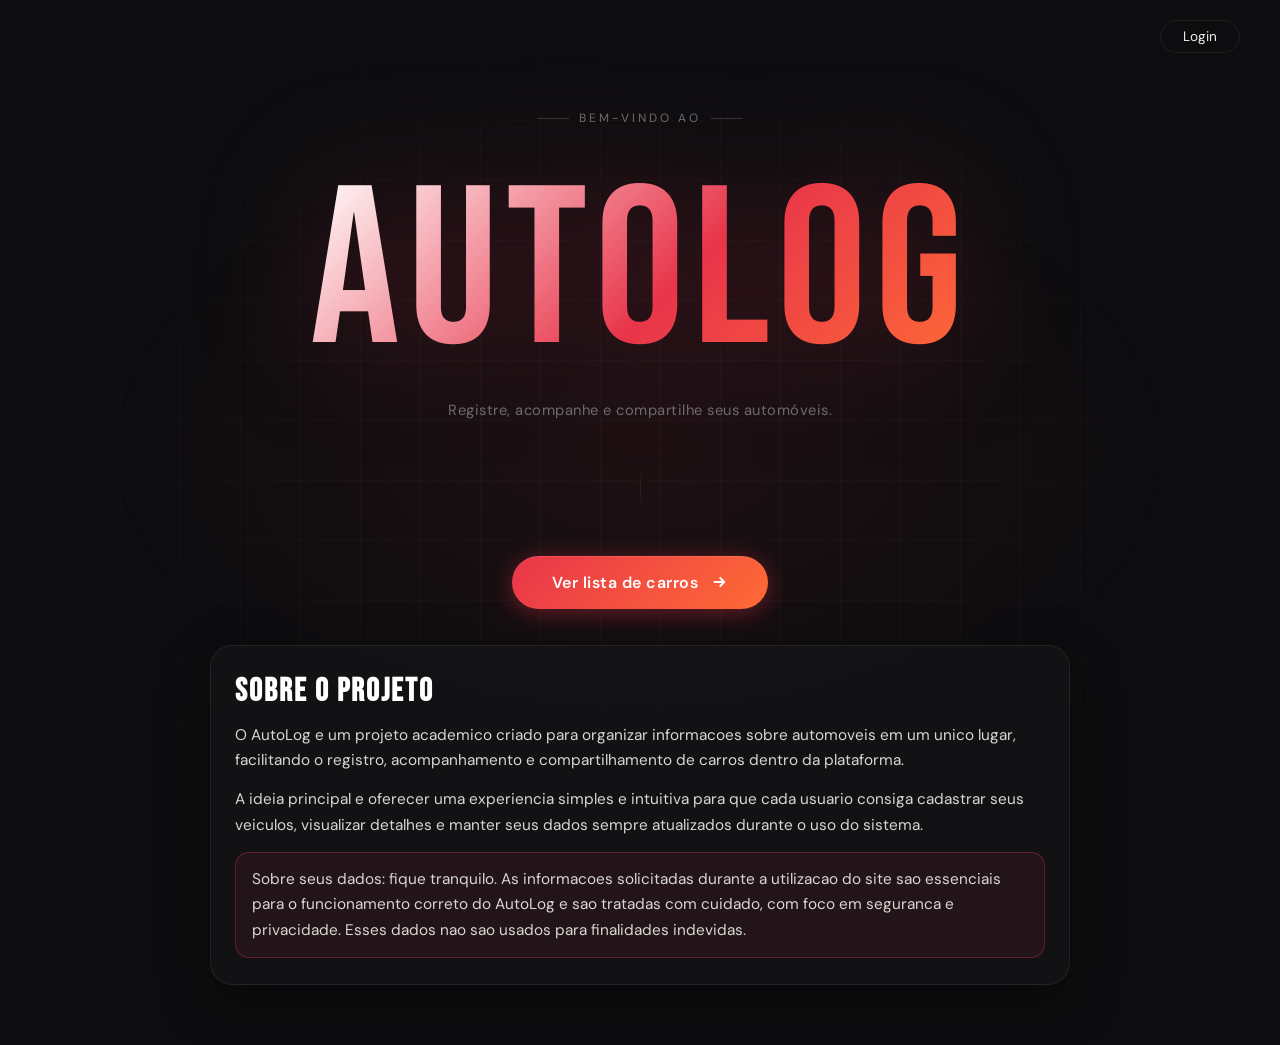
<file: application/index.html>
<!DOCTYPE html>
<html lang="pt-BR">
<head>
  <meta charset="UTF-8" />
  <meta name="viewport" content="width=device-width, initial-scale=1.0"/>
  <title>AutoLog</title>
  <link rel="preconnect" href="https://fonts.googleapis.com">
  <link href="https://fonts.googleapis.com/css2?family=Bebas+Neue&family=DM+Sans:wght@300;400;500&display=swap" rel="stylesheet">
  <link rel="stylesheet" href="style.css">
  <style>
    /* ── INDEX-ONLY styles ── */
    body {
      display: flex;
      align-items: center;
      justify-content: center;
      min-height: 100vh;
      overflow-x: hidden;
      overflow-y: auto;
      padding: 90px 16px 40px;
    }

    /* nav fixo no canto superior direito apenas com botão Login */
    .index-nav {
      position: fixed;
      top: 0; right: 0; left: 0;
      display: flex;
      justify-content: flex-end;
      padding: 20px 40px;
      z-index: 50;
    }

    /* Fundo com gradiente radial sutil */
    body::before {
      content: '';
      position: fixed;
      inset: 0;
      background:
        radial-gradient(ellipse 60% 50% at 50% 50%,
          rgba(232, 53, 74, 0.08) 0%,
          transparent 70%);
      pointer-events: none;
    }

    /* Grade de linhas decorativas */
    body::after {
      content: '';
      position: fixed;
      inset: 0;
      background-image:
        linear-gradient(rgba(255,255,255,0.025) 1px, transparent 1px),
        linear-gradient(90deg, rgba(255,255,255,0.025) 1px, transparent 1px);
      background-size: 60px 60px;
      pointer-events: none;
      mask-image: radial-gradient(ellipse 80% 80% at 50% 50%, black 30%, transparent 100%);
    }

    .hero {
      display: flex;
      flex-direction: column;
      align-items: center;
      gap: 48px;
      position: relative;
      z-index: 1;
      text-align: center;
      padding: 20px;
      width: min(980px, 100%);
      animation: heroIn 0.7s cubic-bezier(0.22, 1, 0.36, 1) both;
    }

    @keyframes heroIn {
      from { opacity: 0; transform: translateY(24px); }
      to   { opacity: 1; transform: translateY(0); }
    }

    .logo-eyebrow {
      display: flex;
      align-items: center;
      gap: 10px;
      color: var(--muted);
      font-size: 0.75rem;
      letter-spacing: 3px;
      text-transform: uppercase;
    }

    .logo-eyebrow::before,
    .logo-eyebrow::after {
      content: '';
      display: block;
      width: 32px;
      height: 1px;
      background: var(--muted);
      opacity: 0.4;
    }

    .hero-logo {
      font-family: 'Bebas Neue', sans-serif;
      font-size: clamp(6rem, 18vw, 14rem);
      letter-spacing: 8px;
      line-height: 0.9;
      background: linear-gradient(135deg, #fff 0%, var(--accent) 55%, var(--accent2) 100%);
      -webkit-background-clip: text;
      -webkit-text-fill-color: transparent;
      background-clip: text;
      filter: drop-shadow(0 0 60px rgba(232, 53, 74, 0.25));
      user-select: none;
    }

    .hero-tagline {
      font-size: 0.92rem;
      color: var(--muted);
      letter-spacing: 0.5px;
      margin-top: -24px;
    }

    .hero-divider {
      width: 1px;
      height: 40px;
      background: linear-gradient(to bottom, transparent, var(--border), transparent);
    }

    .btn-enter {
      display: inline-flex;
      align-items: center;
      gap: 12px;
      background: linear-gradient(135deg, var(--accent), var(--accent2));
      color: #fff;
      text-decoration: none;
      padding: 16px 40px;
      border-radius: 50px;
      font-family: 'DM Sans', sans-serif;
      font-size: 1rem;
      font-weight: 600;
      letter-spacing: 0.5px;
      box-shadow:
        0 4px 24px rgba(232, 53, 74, 0.4),
        0 1px 0 rgba(255,255,255,0.1) inset;
      transition: transform 0.2s, box-shadow 0.2s;
      position: relative;
      overflow: hidden;
      border: none;
      cursor: pointer;
      font-family: 'DM Sans', sans-serif;
    }

    .btn-enter::before {
      content: '';
      position: absolute;
      top: 0; left: -100%;
      width: 60%;
      height: 100%;
      background: linear-gradient(90deg, transparent, rgba(255,255,255,0.18), transparent);
      transition: left 0.4s ease;
    }

    .btn-enter:hover::before { left: 160%; }

    .btn-enter:hover {
      transform: translateY(-3px);
      box-shadow:
        0 10px 36px rgba(232, 53, 74, 0.5),
        0 1px 0 rgba(255,255,255,0.1) inset;
    }

    .btn-enter:active { transform: translateY(-1px); }
    .btn-enter svg { transition: transform 0.2s; }
    .btn-enter:hover svg { transform: translateX(4px); }

    .about-section {
      margin-top: -12px;
      width: min(860px, 100%);
      background: rgba(20, 20, 23, 0.88);
      border: 1px solid var(--border);
      border-radius: 22px;
      padding: 26px 24px;
      text-align: left;
      box-shadow: 0 18px 50px rgba(0, 0, 0, 0.35);
      backdrop-filter: blur(8px);
    }

    .about-section h2 {
      font-family: 'Bebas Neue', sans-serif;
      letter-spacing: 2px;
      font-size: 2rem;
      margin-bottom: 12px;
      color: #fff;
    }

    .about-section p {
      color: #d8d7d1;
      line-height: 1.65;
      font-size: 0.96rem;
      margin-bottom: 14px;
    }

    .about-section p:last-child { margin-bottom: 0; }

    .about-note {
      margin-top: 8px;
      padding: 14px 16px;
      border-radius: 14px;
      border: 1px solid rgba(232, 53, 74, 0.32);
      background: rgba(232, 53, 74, 0.08);
      color: #f6f2ea;
      font-size: 0.92rem;
      line-height: 1.6;
    }

    @media (max-width: 900px) {
      .hero {
        gap: 30px;
        padding: 10px 6px;
      }

      .hero-tagline { margin-top: -12px; }

      .about-section {
        padding: 20px 16px;
        border-radius: 16px;
      }

      .about-section h2 { font-size: 1.6rem; }
    }
  </style>
</head>
<body>

<!-- NAV minimal só com botão Login (chama o modal via script.js) -->
<div class="index-nav">
  <button class="btn-login">Login</button>
</div>

<div class="hero">
  <div class="logo-eyebrow">Bem-vindo ao</div>

  <div class="hero-logo">AutoLog</div>

  <p class="hero-tagline">Registre, acompanhe e compartilhe seus automóveis.</p>

  <div class="hero-divider"></div>

  <!-- agora um botão (não link) — o script decide: logado → perfil, deslogado → modal -->
  <button type="button" id="btn-enter" class="btn-enter">
    Ver lista de carros
    <svg width="18" height="18" fill="none" stroke="currentColor" stroke-width="2.5" viewBox="0 0 24 24">
      <path d="M5 12h14M13 6l6 6-6 6"/>
    </svg>
  </button>

  <section class="about-section" aria-labelledby="sobre-autolog">
    <h2 id="sobre-autolog">Sobre o Projeto</h2>
    <p>
      O AutoLog e um projeto academico criado para organizar informacoes sobre automoveis em um unico lugar,
      facilitando o registro, acompanhamento e compartilhamento de carros dentro da plataforma.
    </p>
    <p>
      A ideia principal e oferecer uma experiencia simples e intuitiva para que cada usuario consiga cadastrar
      seus veiculos, visualizar detalhes e manter seus dados sempre atualizados durante o uso do sistema.
    </p>
    <p class="about-note">
      Sobre seus dados: fique tranquilo. As informacoes solicitadas durante a utilizacao do site sao essenciais
      para o funcionamento correto do AutoLog e sao tratadas com cuidado, com foco em seguranca e privacidade.
      Esses dados nao sao usados para finalidades indevidas.
    </p>
  </section>
</div>

<script src="script.js"></script>
</body>
</html>
</file>
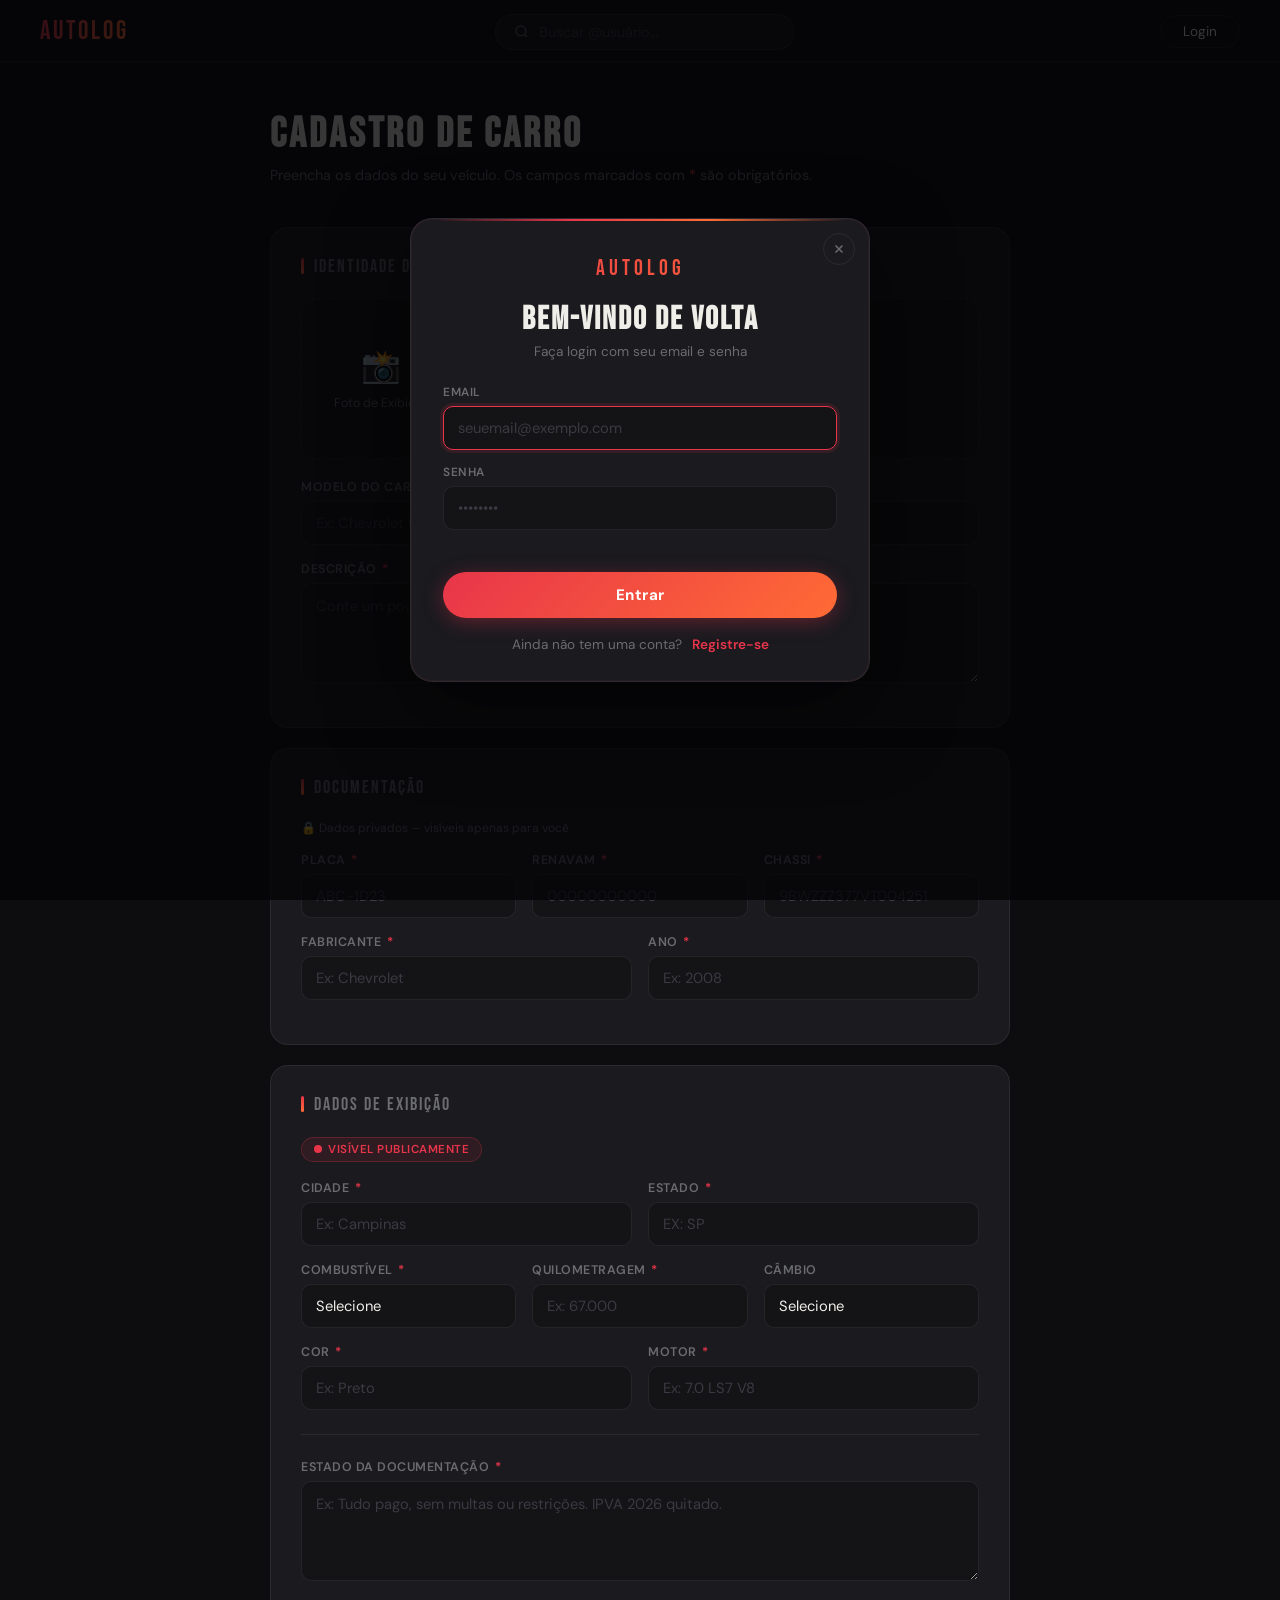
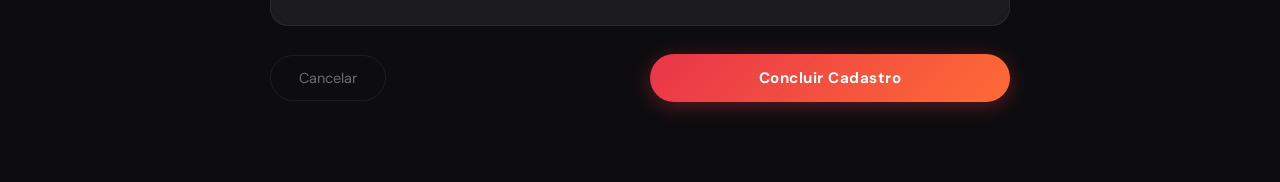
<file: application/cadastrocarro.html>
<!DOCTYPE html>
<html lang="pt-BR">
<head>
  <meta charset="UTF-8" />
  <meta name="viewport" content="width=device-width, initial-scale=1.0"/>
  <title>AutoLog — Cadastro de Carro</title>
  <link rel="preconnect" href="https://fonts.googleapis.com">
  <link href="https://fonts.googleapis.com/css2?family=Bebas+Neue&family=DM+Sans:ital,wght@0,300;0,400;0,500;0,700;1,300&display=swap" rel="stylesheet">
  <link rel="stylesheet" href="style.css">
</head>
<body>

<div class="progress-bar" id="progress-bar"></div>

<!-- NAV -->
<nav>
  <a href="index.html" class="nav-logo" style="text-decoration:none">AutoLog</a>
  <div class="nav-search">
    <svg width="15" height="15" fill="none" stroke="currentColor" stroke-width="2" viewBox="0 0 24 24">
      <circle cx="11" cy="11" r="8"/>
      <path d="m21 21-4.35-4.35"/>
    </svg>
    <input type="text" placeholder="Buscar @usuário…">
  </div>
  <button class="btn-login">Login</button>
</nav>

<!-- PAGE -->
<div class="page">
  <h1 class="page-title">Cadastro de Carro</h1>
  <p class="page-sub">Preencha os dados do seu veículo. Os campos marcados com <span style="color:var(--accent)">*</span> são obrigatórios.</p>

  <!-- SEÇÃO 1: IDENTIDADE -->
  <div class="form-section">
    <div class="form-section-title">Identidade do Veículo</div>

    <div class="media-row">
      <div class="upload-box upload-cover" id="cover-box">
        <input type="file" id="cover-input" accept="image/*" onchange="handleCoverPick(this)">
        <div class="upload-icon">📸</div>
        <div class="upload-label">Foto de Exibição</div>
      </div>
      <div class="upload-box upload-gallery" id="gallery-box">
        <input type="file" id="gallery-input" accept="image/*" multiple onchange="handleGalleryPick(this)">
        <div class="gallery-placeholder" id="gallery-placeholder">
          <div class="upload-icon">🖼️</div>
          <div class="upload-label">Adicione até 5 fotos</div>
        </div>
        <div class="gallery-previews" id="gallery-previews" style="display:none"></div>
      </div>
    </div>

    <div class="field-row single">
      <div class="field">
        <label>Modelo do Carro <span class="req">*</span></label>
        <input type="text" id="nome" placeholder="Ex: Chevrolet Corvette C6 Z06">
        <span class="field-error">Informe o modelo do carro.</span>
      </div>
    </div>

    <div class="field-row single">
      <div class="field">
        <label>Descrição <span class="req">*</span></label>
        <textarea id="descricao" placeholder="Conte um pouco sobre o seu carro para os outros…"></textarea>
        <span class="field-error">Adicione uma descrição.</span>
      </div>
    </div>
  </div>

  <!-- SEÇÃO 2: DOCUMENTAÇÃO (privado) -->
  <div class="form-section">
    <div class="form-section-title">Documentação</div>
    <p class="field-hint" style="margin-bottom:16px">🔒 Dados privados — visíveis apenas para você</p>

    <div class="field-row triple">
      <div class="field">
        <label>Placa <span class="req">*</span></label>
        <input type="text" id="placa" placeholder="ABC-1D23" maxlength="8" oninput="formatPlaca(this)">
        <span class="field-error">Placa inválida.</span>
      </div>
      <div class="field">
        <label>RENAVAM <span class="req">*</span></label>
        <input type="text" id="renavam" placeholder="00000000000" maxlength="11">
        <span class="field-error">RENAVAM inválido.</span>
      </div>
      <div class="field">
        <label>Chassi <span class="req">*</span></label>
        <input type="text" id="chassi" placeholder="9BWZZZ377VT004251" maxlength="17" style="text-transform:uppercase">
        <span class="field-error">Chassi inválido (mín. 11 chars).</span>
      </div>
    </div>

    <div class="field-row">
      <div class="field">
        <label>Fabricante <span class="req">*</span></label>
        <input type="text" id="fabricante" placeholder="Ex: Chevrolet">
        <span class="field-error">Informe o fabricante.</span>
      </div>
      <div class="field">
        <label>Ano <span class="req">*</span></label>
        <input type="number" id="ano" placeholder="Ex: 2008" min="1900" max="2030">
        <span class="field-error">Ano inválido.</span>
      </div>
    </div>
  </div>

  <!-- SEÇÃO 3: DADOS PÚBLICOS -->
  <div class="form-section">
    <div class="form-section-title">Dados de Exibição</div>
    <div class="public-badge">
      <svg width="8" height="8" viewBox="0 0 8 8" fill="currentColor"><circle cx="4" cy="4" r="4"/></svg>
      Visível publicamente
    </div>

    <div class="field-row">
      <div class="field">
        <label>Cidade <span class="req">*</span></label>
        <input type="text" id="cidade" placeholder="Ex: Campinas">
        <span class="field-error">Informe a cidade.</span>
      </div>
      <div class="field">
        <label>Estado <span class="req">*</span></label>
        <input type="text" id="estado" placeholder="Ex: SP" maxlength="2" style="text-transform:uppercase">
        <span class="field-error">Informe o estado.</span>
      </div>
    </div>

    <div class="field-row triple">
      <div class="field">
        <label>Combustível <span class="req">*</span></label>
        <select id="combustivel">
          <option value="" disabled selected>Selecione</option>
          <option>Gasolina</option>
          <option>Etanol</option>
          <option>Flex</option>
          <option>Diesel</option>
          <option>Elétrico</option>
          <option>Híbrido</option>
          <option>GNV</option>
        </select>
        <span class="field-error">Selecione o combustível.</span>
      </div>
      <div class="field">
        <label>Quilometragem <span class="req">*</span></label>
        <input type="text" id="km" placeholder="Ex: 67.000" oninput="formatKm(this)">
        <span class="field-error">Informe a quilometragem.</span>
      </div>
      <div class="field">
        <label>Câmbio</label>
        <select id="cambio">
          <option value="" disabled selected>Selecione</option>
          <option>Manual</option>
          <option>Automático</option>
          <option>CVT</option>
          <option>Automatizado</option>
          <option>Dupla embreagem</option>
        </select>
      </div>
    </div>

    <div class="field-row">
      <div class="field">
        <label>Cor <span class="req">*</span></label>
        <input type="text" id="cor" placeholder="Ex: Preto">
        <span class="field-error">Informe a cor.</span>
      </div>
      <div class="field">
        <label>Motor <span class="req">*</span></label>
        <input type="text" id="motor" placeholder="Ex: 7.0 LS7 V8">
        <span class="field-error">Informe o motor.</span>
      </div>
    </div>

    <hr class="divider">

    <div class="field-row single">
      <div class="field">
        <label>Estado da Documentação <span class="req">*</span></label>
        <textarea id="documentacao" rows="3" placeholder="Ex: Tudo pago, sem multas ou restrições. IPVA 2026 quitado."></textarea>
        <span class="field-error">Descreva o estado da documentação.</span>
      </div>
    </div>
  </div>

  <!-- AÇÕES -->
  <div class="submit-row">
    <a href="javascript:history.back()" class="btn-cancel">Cancelar</a>
    <button class="btn-submit" id="btn-submit" onclick="submitForm()">
      <span>Concluir Cadastro</span>
      <div class="spinner"></div>
    </button>
  </div>
</div>

<script src="script.js"></script>
</body>
</html>
</file>
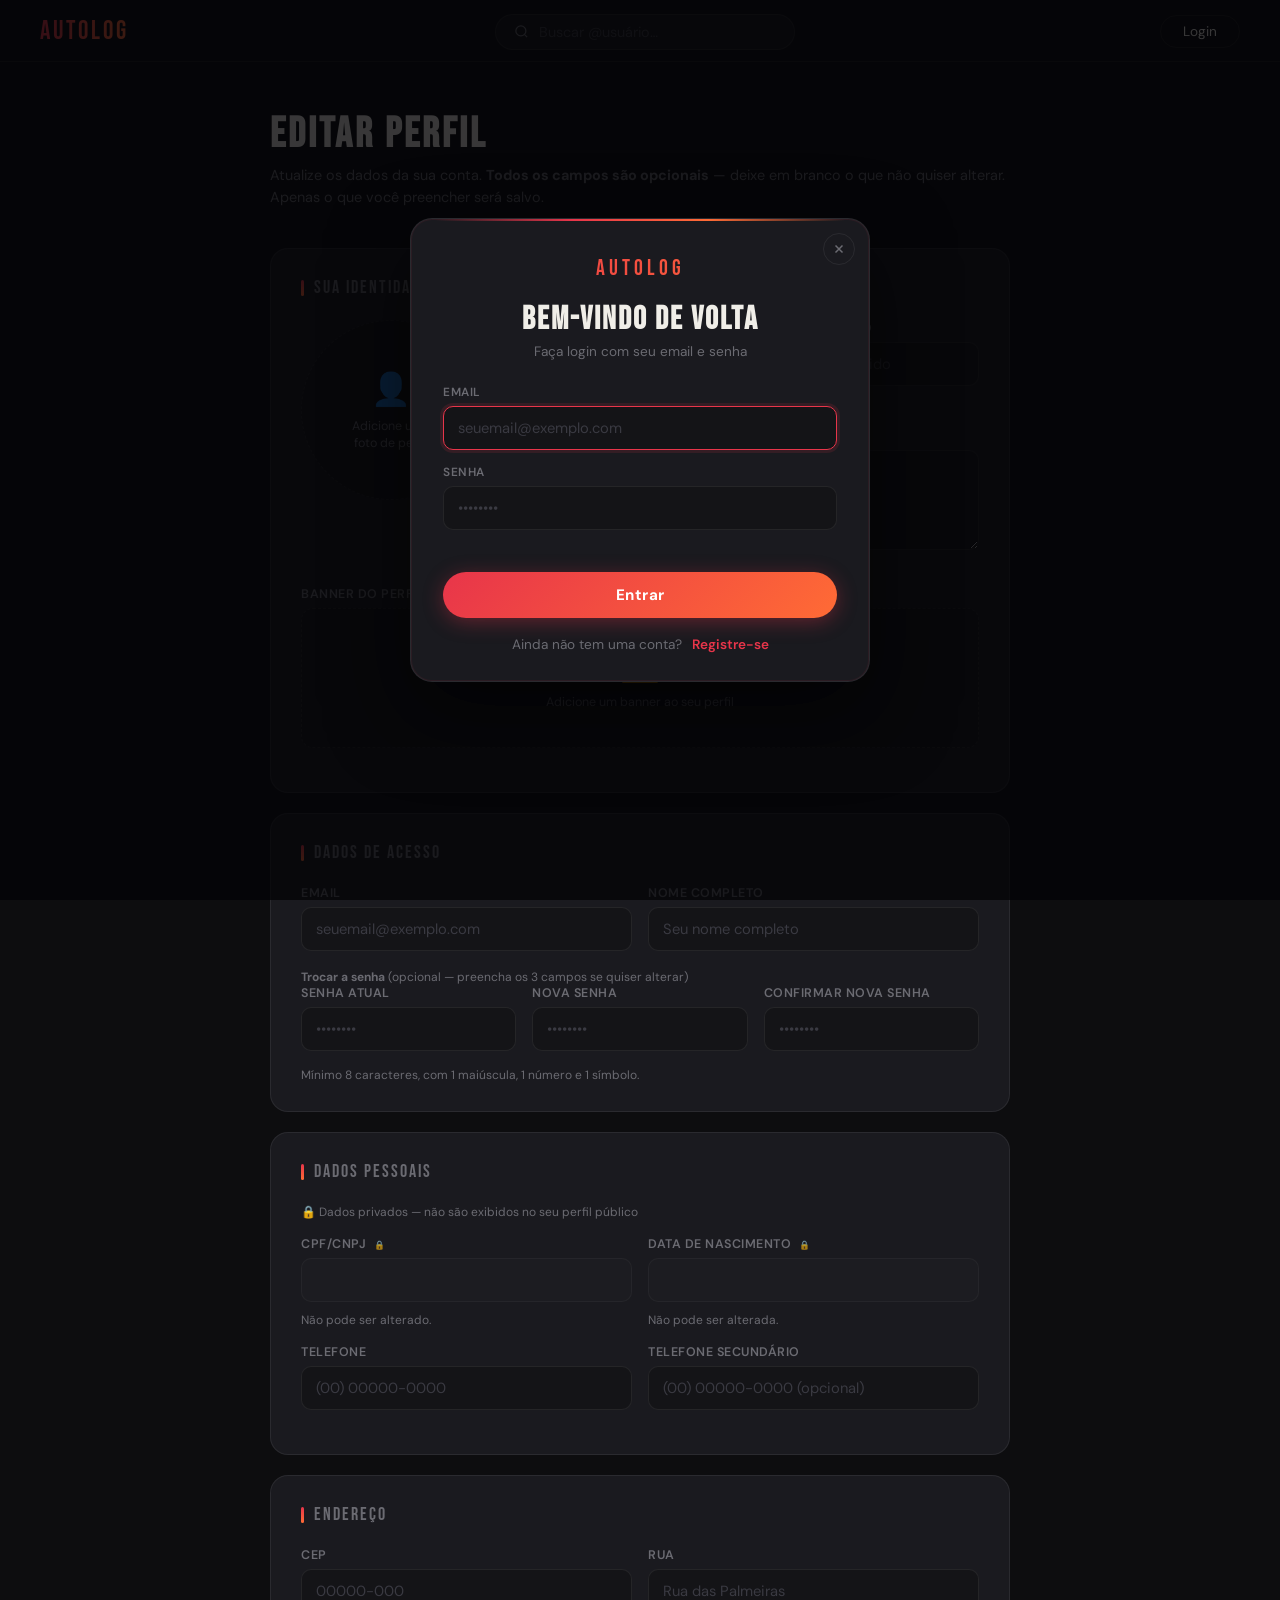
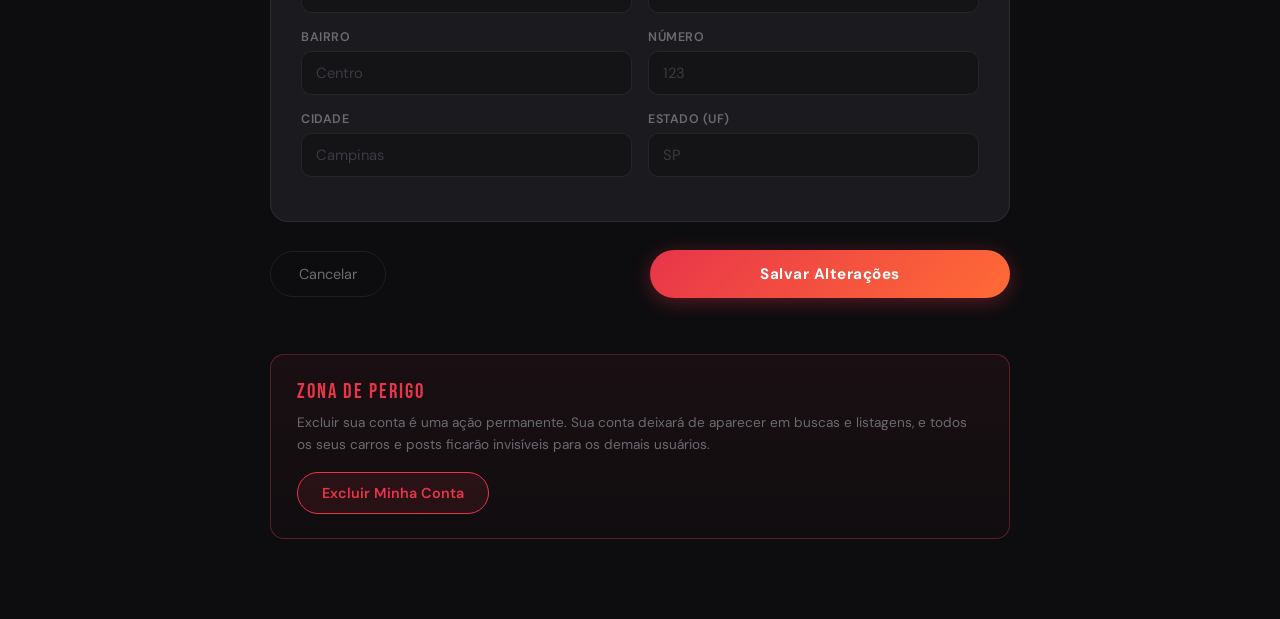
<file: application/editar.html>
<!DOCTYPE html>
<html lang="pt-BR">
<head>
  <meta charset="UTF-8" />
  <meta name="viewport" content="width=device-width, initial-scale=1.0"/>
  <title>AutoLog — Editar Perfil</title>
  <link rel="preconnect" href="https://fonts.googleapis.com">
  <link href="https://fonts.googleapis.com/css2?family=Bebas+Neue&family=DM+Sans:ital,wght@0,300;0,400;0,500;0,700;1,300&display=swap" rel="stylesheet">
  <link rel="stylesheet" href="style.css">
</head>
<body>

<div class="progress-bar" id="progress-bar"></div>

<!-- NAV -->
<nav>
  <a href="index.html" class="nav-logo" style="text-decoration:none">AutoLog</a>
  <div class="nav-search">
    <svg width="15" height="15" fill="none" stroke="currentColor" stroke-width="2" viewBox="0 0 24 24">
      <circle cx="11" cy="11" r="8"/>
      <path d="m21 21-4.35-4.35"/>
    </svg>
    <input type="text" placeholder="Buscar @usuário…">
  </div>
  <button class="btn-login">Login</button>
</nav>

<!-- PAGE -->
<div class="page">
  <h1 class="page-title">Editar Perfil</h1>
  <p class="page-sub">
    Atualize os dados da sua conta. <strong>Todos os campos são opcionais</strong> —
    deixe em branco o que não quiser alterar. Apenas o que você preencher será salvo.
  </p>

  <!-- SEÇÃO 1: IDENTIDADE -->
  <div class="form-section">
    <div class="form-section-title">Sua Identidade</div>

    <div class="reg-identity-row">
      <div class="upload-box upload-avatar" id="avatar-box">
        <input type="file" id="avatar-input" accept="image/*" onchange="handleAvatarPick(this)">
        <div class="upload-icon">👤</div>
        <div class="upload-label">Adicione uma<br>foto de perfil</div>
      </div>

      <div class="reg-identity-fields">
        <div class="field-row">
          <div class="field">
            <label>
              Nome de Usuário
              <span class="lock-badge" title="O @handle é usado em URLs públicas e não pode ser alterado">🔒</span>
            </label>
            <div class="handle-input locked">
              <span>@</span>
              <input type="text" id="username" readonly disabled>
            </div>
            <span class="field-hint" style="margin-top:4px">Seu @ não pode ser alterado.</span>
          </div>
          <div class="field">
            <label>Nome de Exibição</label>
            <input type="text" id="nome_display" placeholder="Como será exibido">
            <span class="field-error">Mínimo 2 caracteres.</span>
          </div>
        </div>

        <div class="field-row single">
          <div class="field">
            <label>Sobre mim</label>
            <textarea id="sobre" rows="3" placeholder="Conte um pouco sobre o seu perfil para os outros"></textarea>
          </div>
        </div>
      </div>
    </div>

    <div class="field-row single">
      <div class="field">
        <label>Banner do Perfil</label>
        <div class="upload-box upload-banner" id="banner-box">
          <input type="file" id="banner-input" accept="image/*" onchange="handleBannerPick(this)">
          <div class="upload-icon">🖼️</div>
          <div class="upload-label">Adicione um banner ao seu perfil</div>
        </div>
      </div>
    </div>
  </div>

  <!-- SEÇÃO 2: ACESSO -->
  <div class="form-section">
    <div class="form-section-title">Dados de Acesso</div>

    <div class="field-row">
      <div class="field">
        <label>Email</label>
        <input type="email" id="email" placeholder="seuemail@exemplo.com" autocomplete="email">
        <span class="field-error">Email inválido.</span>
      </div>
      <div class="field">
        <label>Nome Completo</label>
        <input type="text" id="nome_completo" placeholder="Seu nome completo" autocomplete="name">
        <span class="field-error">Nome muito curto.</span>
      </div>
    </div>

    <p class="field-hint" style="margin-top:18px">
      <strong>Trocar a senha</strong> (opcional — preencha os 3 campos se quiser alterar)
    </p>

    <div class="field-row triple">
      <div class="field">
        <label>Senha atual</label>
        <input type="password" id="senha_atual" placeholder="••••••••" autocomplete="current-password">
        <span class="field-error">Informe a senha atual.</span>
      </div>
      <div class="field">
        <label>Nova senha</label>
        <input type="password" id="senha_nova" placeholder="••••••••" autocomplete="new-password">
        <span class="field-error">Senha fraca.</span>
      </div>
      <div class="field">
        <label>Confirmar nova senha</label>
        <input type="password" id="senha_nova_confirma" placeholder="••••••••" autocomplete="new-password">
        <span class="field-error">As senhas não coincidem.</span>
      </div>
    </div>
    <p class="field-hint" style="margin-top:8px">
      Mínimo 8 caracteres, com 1 maiúscula, 1 número e 1 símbolo.
    </p>
  </div>

  <!-- SEÇÃO 3: DADOS PESSOAIS (CPF/CNPJ e nascimento bloqueados) -->
  <div class="form-section">
    <div class="form-section-title">Dados Pessoais</div>
    <p class="field-hint" style="margin-bottom:16px">🔒 Dados privados — não são exibidos no seu perfil público</p>

    <div class="field-row">
      <div class="field">
        <label>
          CPF/CNPJ
          <span class="lock-badge" title="Documento permanente, não pode ser alterado">🔒</span>
        </label>
        <input type="text" id="cpf_cnpj" readonly disabled>
        <span class="field-hint" style="margin-top:4px">Não pode ser alterado.</span>
      </div>
      <div class="field">
        <label>
          Data de Nascimento
          <span class="lock-badge" title="Data de nascimento não pode ser alterada">🔒</span>
        </label>
        <input type="text" id="data_nasc" readonly disabled>
        <span class="field-hint" style="margin-top:4px">Não pode ser alterada.</span>
      </div>
    </div>

    <div class="field-row">
      <div class="field">
        <label>Telefone</label>
        <input type="text" id="telefone" placeholder="(00) 00000-0000" oninput="formatPhone(this)" maxlength="15">
        <span class="field-error">Telefone inválido.</span>
      </div>
      <div class="field">
        <label>Telefone Secundário</label>
        <input type="text" id="telefone2" placeholder="(00) 00000-0000 (opcional)" oninput="formatPhone(this)" maxlength="15">
        <span class="field-error">Telefone inválido.</span>
      </div>
    </div>
  </div>

  <!-- SEÇÃO 4: ENDEREÇO -->
  <div class="form-section">
    <div class="form-section-title">Endereço</div>

    <div class="field-row">
      <div class="field">
        <label>CEP</label>
        <input type="text" id="cep" placeholder="00000-000" oninput="formatCep(this)" onblur="lookupCep(this)" maxlength="9">
        <span class="field-error">CEP inválido.</span>
      </div>
      <div class="field">
        <label>Rua</label>
        <input type="text" id="rua" placeholder="Rua das Palmeiras">
      </div>
    </div>

    <div class="field-row">
      <div class="field">
        <label>Bairro</label>
        <input type="text" id="bairro" placeholder="Centro">
      </div>
      <div class="field">
        <label>Número</label>
        <input type="text" id="numero" placeholder="123">
      </div>
    </div>

    <div class="field-row">
      <div class="field">
        <label>Cidade</label>
        <input type="text" id="cidade" placeholder="Campinas">
      </div>
      <div class="field">
        <label>Estado (UF)</label>
        <input type="text" id="estado" placeholder="SP" maxlength="2" style="text-transform:uppercase">
        <span class="field-error">UF inválida.</span>
      </div>
    </div>
  </div>

  <!-- AÇÕES -->
  <div class="submit-row">
    <a href="javascript:history.back()" class="btn-cancel">Cancelar</a>
    <button class="btn-submit" id="btn-submit" onclick="submitEditProfile()">
      <span>Salvar Alterações</span>
      <div class="spinner"></div>
    </button>
  </div>

  <!-- ZONA DE PERIGO -->
  <div class="danger-zone">
    <div class="danger-zone-title">Zona de Perigo</div>
    <p class="danger-zone-text">
      Excluir sua conta é uma ação permanente. Sua conta deixará de aparecer
      em buscas e listagens, e todos os seus carros e posts ficarão invisíveis
      para os demais usuários.
    </p>
    <button class="btn-danger" type="button" onclick="openDeleteAccountModal()">
      Excluir Minha Conta
    </button>
  </div>
</div>


<!-- ============ MODAL: EXCLUSÃO DE CONTA (2 etapas) ============ -->
<div class="auth-modal" id="delete-modal" role="dialog" aria-modal="true" hidden>
  <div class="auth-backdrop" data-close-delete></div>

  <div class="auth-card delete-card">
    <button class="auth-close" type="button" aria-label="Fechar" data-close-delete>
      <svg width="14" height="14" viewBox="0 0 24 24" fill="none" stroke="currentColor" stroke-width="2.5">
        <path d="M18 6 6 18M6 6l12 12"/>
      </svg>
    </button>

    <!-- ETAPA 1: aviso -->
    <div class="delete-pane" data-step="1">
      <div class="delete-icon">⚠️</div>
      <h2 class="auth-title" style="color: var(--accent)">Excluir sua conta?</h2>
      <p class="auth-sub" style="margin-bottom:18px">
        Essa ação é <strong>permanente</strong>. Após confirmar:
      </p>
      <ul class="delete-list">
        <li>Sua conta não aparecerá mais em buscas ou listagens.</li>
        <li>Seus carros ficarão invisíveis para outros usuários.</li>
        <li>Seus posts continuarão existindo, mas sem autor visível.</li>
        <li>Você perderá acesso imediatamente após confirmar.</li>
      </ul>
      <div class="delete-actions">
        <button class="btn-cancel" type="button" data-close-delete>Cancelar</button>
        <button class="btn-danger" type="button" onclick="goToDeleteStep2()">Continuar</button>
      </div>
    </div>

    <!-- ETAPA 2: credenciais + confirmação extra -->
    <div class="delete-pane" data-step="2" hidden>
      <h2 class="auth-title">Confirme sua identidade</h2>
      <p class="auth-sub">Para concluir a exclusão, informe email e senha da conta.</p>

      <div class="auth-field">
        <label>Email</label>
        <input type="email" id="del-email" placeholder="seuemail@exemplo.com" autocomplete="email">
      </div>

      <div class="auth-field">
        <label>Senha</label>
        <input type="password" id="del-senha" placeholder="••••••••" autocomplete="current-password">
      </div>

      <div class="auth-field" style="margin-top:8px">
        <label class="checkbox-row">
          <input type="checkbox" id="del-confirma">
          <span>Entendo que essa ação é permanente.</span>
        </label>
      </div>

      <div class="auth-error" id="del-error"></div>

      <div class="delete-actions">
        <button class="btn-cancel" type="button" onclick="goToDeleteStep1()">Voltar</button>
        <button class="btn-danger" id="del-submit" type="button" onclick="submitDeleteAccount()">
          Excluir definitivamente
        </button>
      </div>
    </div>
  </div>
</div>

<script src="script.js"></script>
</body>
</html>
</file>
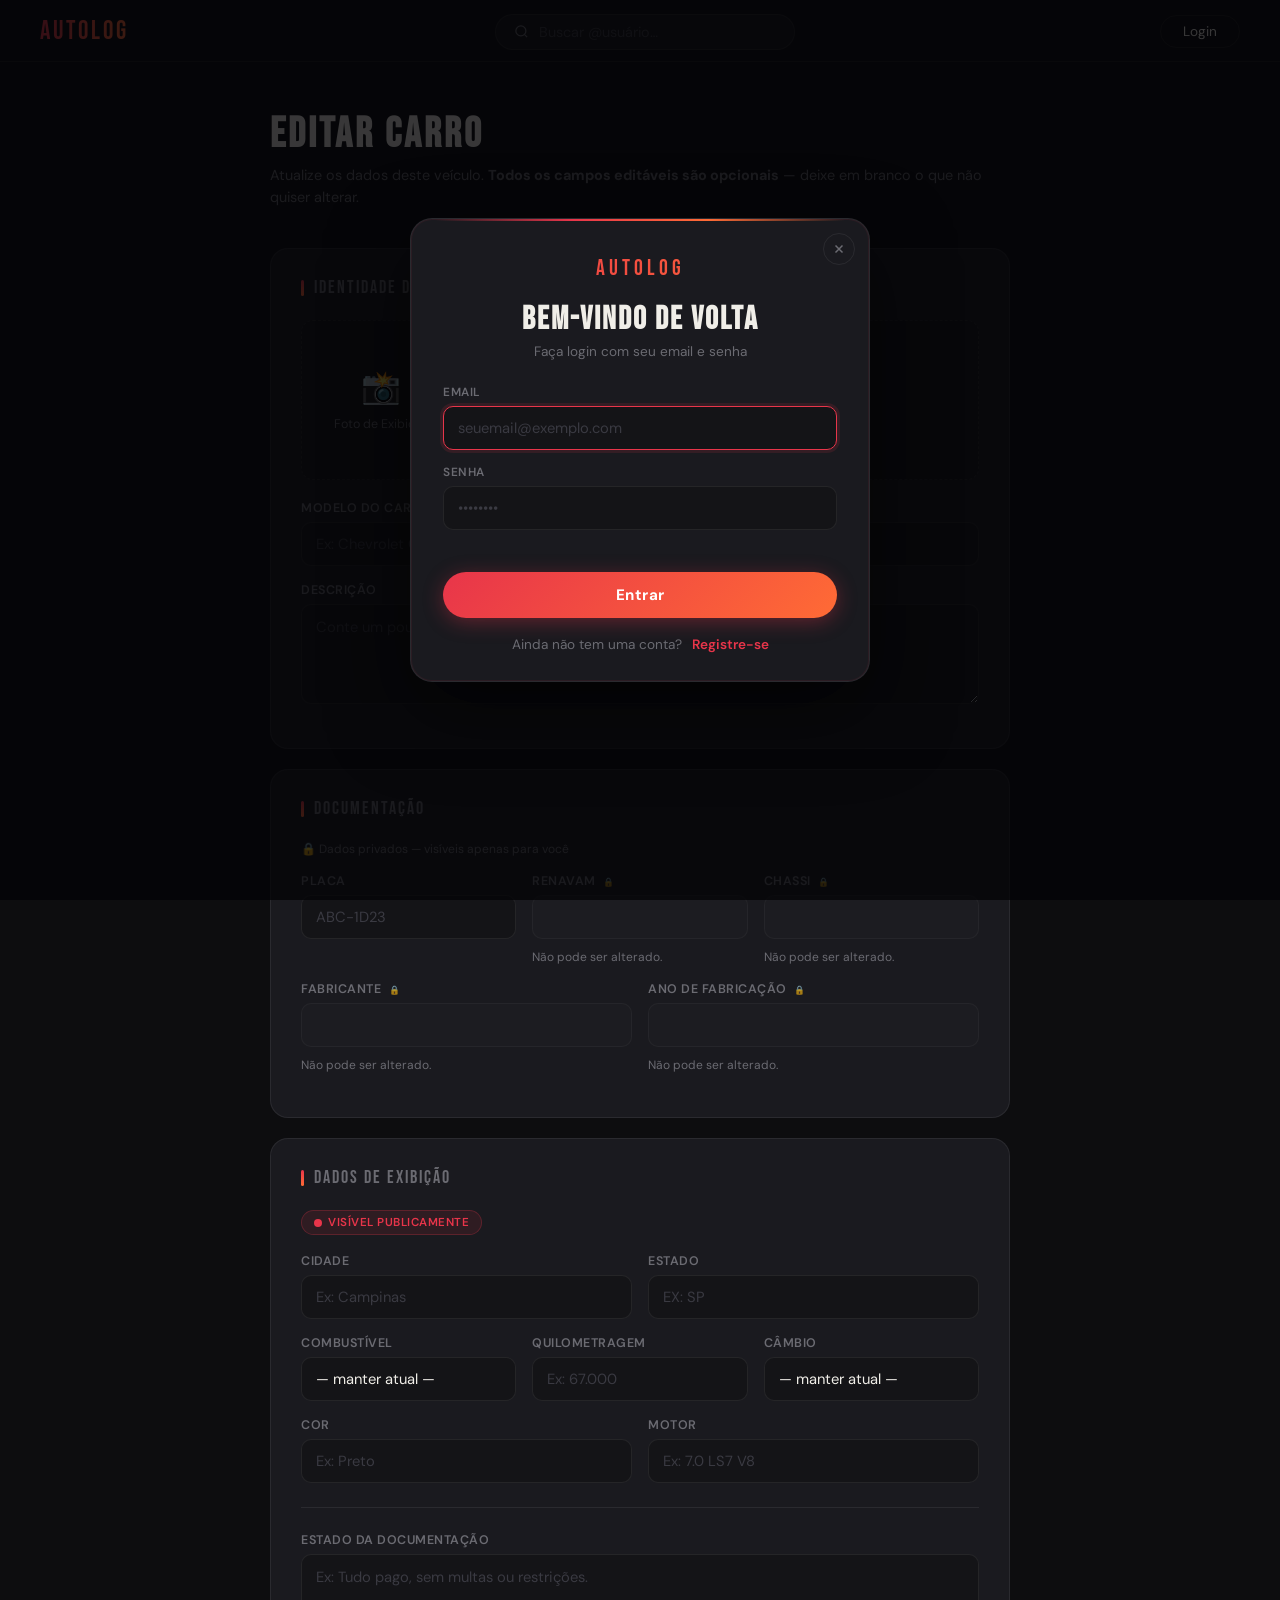
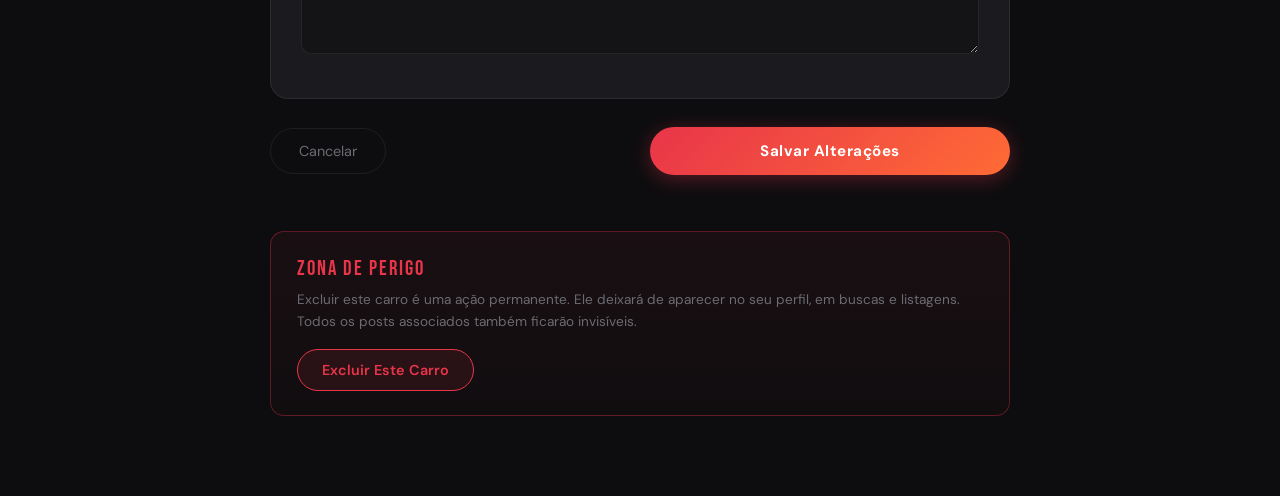
<file: application/editarcarro.html>
<!DOCTYPE html>
<html lang="pt-BR">
<head>
  <meta charset="UTF-8" />
  <meta name="viewport" content="width=device-width, initial-scale=1.0"/>
  <title>AutoLog — Editar Carro</title>
  <link rel="preconnect" href="https://fonts.googleapis.com">
  <link href="https://fonts.googleapis.com/css2?family=Bebas+Neue&family=DM+Sans:ital,wght@0,300;0,400;0,500;0,700;1,300&display=swap" rel="stylesheet">
  <link rel="stylesheet" href="style.css">
</head>
<body>

<div class="progress-bar" id="progress-bar"></div>

<!-- NAV -->
<nav>
  <a href="index.html" class="nav-logo" style="text-decoration:none">AutoLog</a>
  <div class="nav-search">
    <svg width="15" height="15" fill="none" stroke="currentColor" stroke-width="2" viewBox="0 0 24 24">
      <circle cx="11" cy="11" r="8"/>
      <path d="m21 21-4.35-4.35"/>
    </svg>
    <input type="text" placeholder="Buscar @usuário…">
  </div>
  <button class="btn-login">Login</button>
</nav>

<!-- PAGE -->
<div class="page">
  <h1 class="page-title">Editar Carro</h1>
  <p class="page-sub">
    Atualize os dados deste veículo. <strong>Todos os campos editáveis são opcionais</strong> —
    deixe em branco o que não quiser alterar.
  </p>

  <!-- SEÇÃO 1: IDENTIDADE -->
  <div class="form-section">
    <div class="form-section-title">Identidade do Veículo</div>

    <div class="media-row">
      <div class="upload-box upload-cover" id="cover-box">
        <input type="file" id="cover-input" accept="image/*" onchange="handleCoverPick(this)">
        <div class="upload-icon">📸</div>
        <div class="upload-label">Foto de Exibição</div>
      </div>
      <div class="upload-box upload-gallery" id="gallery-box">
        <input type="file" id="gallery-input" accept="image/*" multiple onchange="handleGalleryPick(this)">
        <div class="gallery-placeholder" id="gallery-placeholder">
          <div class="upload-icon">🖼️</div>
          <div class="upload-label">Adicione até 5 fotos</div>
        </div>
        <div class="gallery-previews" id="gallery-previews" style="display:none"></div>
      </div>
    </div>

    <div class="field-row single">
      <div class="field">
        <label>Modelo do Carro</label>
        <input type="text" id="nome" placeholder="Ex: Chevrolet Corvette C6 Z06">
        <span class="field-error">Modelo muito curto.</span>
      </div>
    </div>

    <div class="field-row single">
      <div class="field">
        <label>Descrição</label>
        <textarea id="descricao" placeholder="Conte um pouco sobre o seu carro para os outros…"></textarea>
      </div>
    </div>
  </div>

  <!-- SEÇÃO 2: DOCUMENTAÇÃO (alguns campos imutáveis) -->
  <div class="form-section">
    <div class="form-section-title">Documentação</div>
    <p class="field-hint" style="margin-bottom:16px">🔒 Dados privados — visíveis apenas para você</p>

    <div class="field-row triple">
      <div class="field">
        <label>Placa</label>
        <input type="text" id="placa" placeholder="ABC-1D23" maxlength="8" oninput="formatPlaca(this)">
        <span class="field-error">Placa inválida.</span>
      </div>
      <div class="field">
        <label>
          RENAVAM
          <span class="lock-badge" title="Registro nacional permanente, não pode ser alterado">🔒</span>
        </label>
        <input type="text" id="renavam" readonly disabled>
        <span class="field-hint" style="margin-top:4px">Não pode ser alterado.</span>
      </div>
      <div class="field">
        <label>
          Chassi
          <span class="lock-badge" title="Identidade única e permanente do veículo (VIN)">🔒</span>
        </label>
        <input type="text" id="chassi" readonly disabled>
        <span class="field-hint" style="margin-top:4px">Não pode ser alterado.</span>
      </div>
    </div>

    <div class="field-row">
      <div class="field">
        <label>
          Fabricante
          <span class="lock-badge" title="O fabricante do veículo é uma característica permanente">🔒</span>
        </label>
        <input type="text" id="fabricante" readonly disabled>
        <span class="field-hint" style="margin-top:4px">Não pode ser alterado.</span>
      </div>
      <div class="field">
        <label>
          Ano de Fabricação
          <span class="lock-badge" title="Ano de fabricação não muda">🔒</span>
        </label>
        <input type="number" id="ano" readonly disabled>
        <span class="field-hint" style="margin-top:4px">Não pode ser alterado.</span>
      </div>
    </div>
  </div>

  <!-- SEÇÃO 3: DADOS PÚBLICOS -->
  <div class="form-section">
    <div class="form-section-title">Dados de Exibição</div>
    <div class="public-badge">
      <svg width="8" height="8" viewBox="0 0 8 8" fill="currentColor"><circle cx="4" cy="4" r="4"/></svg>
      Visível publicamente
    </div>

    <div class="field-row">
      <div class="field">
        <label>Cidade</label>
        <input type="text" id="cidade" placeholder="Ex: Campinas">
      </div>
      <div class="field">
        <label>Estado</label>
        <input type="text" id="estado" placeholder="Ex: SP" maxlength="2" style="text-transform:uppercase">
        <span class="field-error">UF inválida.</span>
      </div>
    </div>

    <div class="field-row triple">
      <div class="field">
        <label>Combustível</label>
        <select id="combustivel">
          <option value="">— manter atual —</option>
          <option>Gasolina</option>
          <option>Etanol</option>
          <option>Flex</option>
          <option>Diesel</option>
          <option>Elétrico</option>
          <option>Híbrido</option>
          <option>GNV</option>
        </select>
      </div>
      <div class="field">
        <label>Quilometragem</label>
        <input type="text" id="km" placeholder="Ex: 67.000" oninput="formatKm(this)">
        <span class="field-error">Quilometragem inválida.</span>
      </div>
      <div class="field">
        <label>Câmbio</label>
        <select id="cambio">
          <option value="">— manter atual —</option>
          <option>Manual</option>
          <option>Automático</option>
          <option>CVT</option>
          <option>Automatizado</option>
          <option>Dupla embreagem</option>
        </select>
      </div>
    </div>

    <div class="field-row">
      <div class="field">
        <label>Cor</label>
        <input type="text" id="cor" placeholder="Ex: Preto">
      </div>
      <div class="field">
        <label>Motor</label>
        <input type="text" id="motor" placeholder="Ex: 7.0 LS7 V8">
      </div>
    </div>

    <hr class="divider">

    <div class="field-row single">
      <div class="field">
        <label>Estado da Documentação</label>
        <textarea id="documentacao" rows="3" placeholder="Ex: Tudo pago, sem multas ou restrições."></textarea>
      </div>
    </div>
  </div>

  <!-- AÇÕES -->
  <div class="submit-row">
    <a href="javascript:history.back()" class="btn-cancel">Cancelar</a>
    <button class="btn-submit" id="btn-submit" onclick="submitEditCar()">
      <span>Salvar Alterações</span>
      <div class="spinner"></div>
    </button>
  </div>

  <!-- ZONA DE PERIGO -->
  <div class="danger-zone">
    <div class="danger-zone-title">Zona de Perigo</div>
    <p class="danger-zone-text">
      Excluir este carro é uma ação permanente. Ele deixará de aparecer no seu perfil,
      em buscas e listagens. Todos os posts associados também ficarão invisíveis.
    </p>
    <button class="btn-danger" type="button" onclick="openDeleteCarModal()">
      Excluir Este Carro
    </button>
  </div>
</div>


<!-- ============ MODAL: EXCLUSÃO DE CARRO (2 etapas) ============ -->
<div class="auth-modal" id="delete-car-modal" role="dialog" aria-modal="true" hidden>
  <div class="auth-backdrop" data-close-delete-car></div>

  <div class="auth-card delete-card">
    <button class="auth-close" type="button" aria-label="Fechar" data-close-delete-car>
      <svg width="14" height="14" viewBox="0 0 24 24" fill="none" stroke="currentColor" stroke-width="2.5">
        <path d="M18 6 6 18M6 6l12 12"/>
      </svg>
    </button>

    <!-- ETAPA 1: aviso -->
    <div class="delete-pane" data-step="1">
      <div class="delete-icon">⚠️</div>
      <h2 class="auth-title" style="color: var(--accent)">Excluir este carro?</h2>
      <p class="auth-sub" style="margin-bottom:18px">
        Você está prestes a excluir <strong id="delcar-name">—</strong>. Essa ação é
        <strong>permanente</strong>:
      </p>
      <ul class="delete-list">
        <li>O carro deixará de aparecer no seu perfil e em buscas.</li>
        <li>Todos os posts associados ficarão invisíveis.</li>
        <li>A placa será liberada para um novo cadastro.</li>
      </ul>
      <div class="delete-actions">
        <button class="btn-cancel" type="button" data-close-delete-car>Cancelar</button>
        <button class="btn-danger" type="button" onclick="goToDeleteCarStep2()">Continuar</button>
      </div>
    </div>

    <!-- ETAPA 2: confirmação extra -->
    <div class="delete-pane" data-step="2" hidden>
      <h2 class="auth-title">Confirme a exclusão</h2>
      <p class="auth-sub">Marque a caixa abaixo para concluir.</p>

      <div class="auth-field" style="margin-top:18px">
        <label class="checkbox-row">
          <input type="checkbox" id="delcar-confirma">
          <span>Sim, quero excluir <strong id="delcar-name-2">este carro</strong> permanentemente.</span>
        </label>
      </div>

      <div class="auth-error" id="delcar-error"></div>

      <div class="delete-actions">
        <button class="btn-cancel" type="button" onclick="goToDeleteCarStep1()">Voltar</button>
        <button class="btn-danger" id="delcar-submit" type="button" onclick="submitDeleteCar()">
          Excluir definitivamente
        </button>
      </div>
    </div>
  </div>
</div>

<script src="script.js"></script>
</body>
</html>
</file>
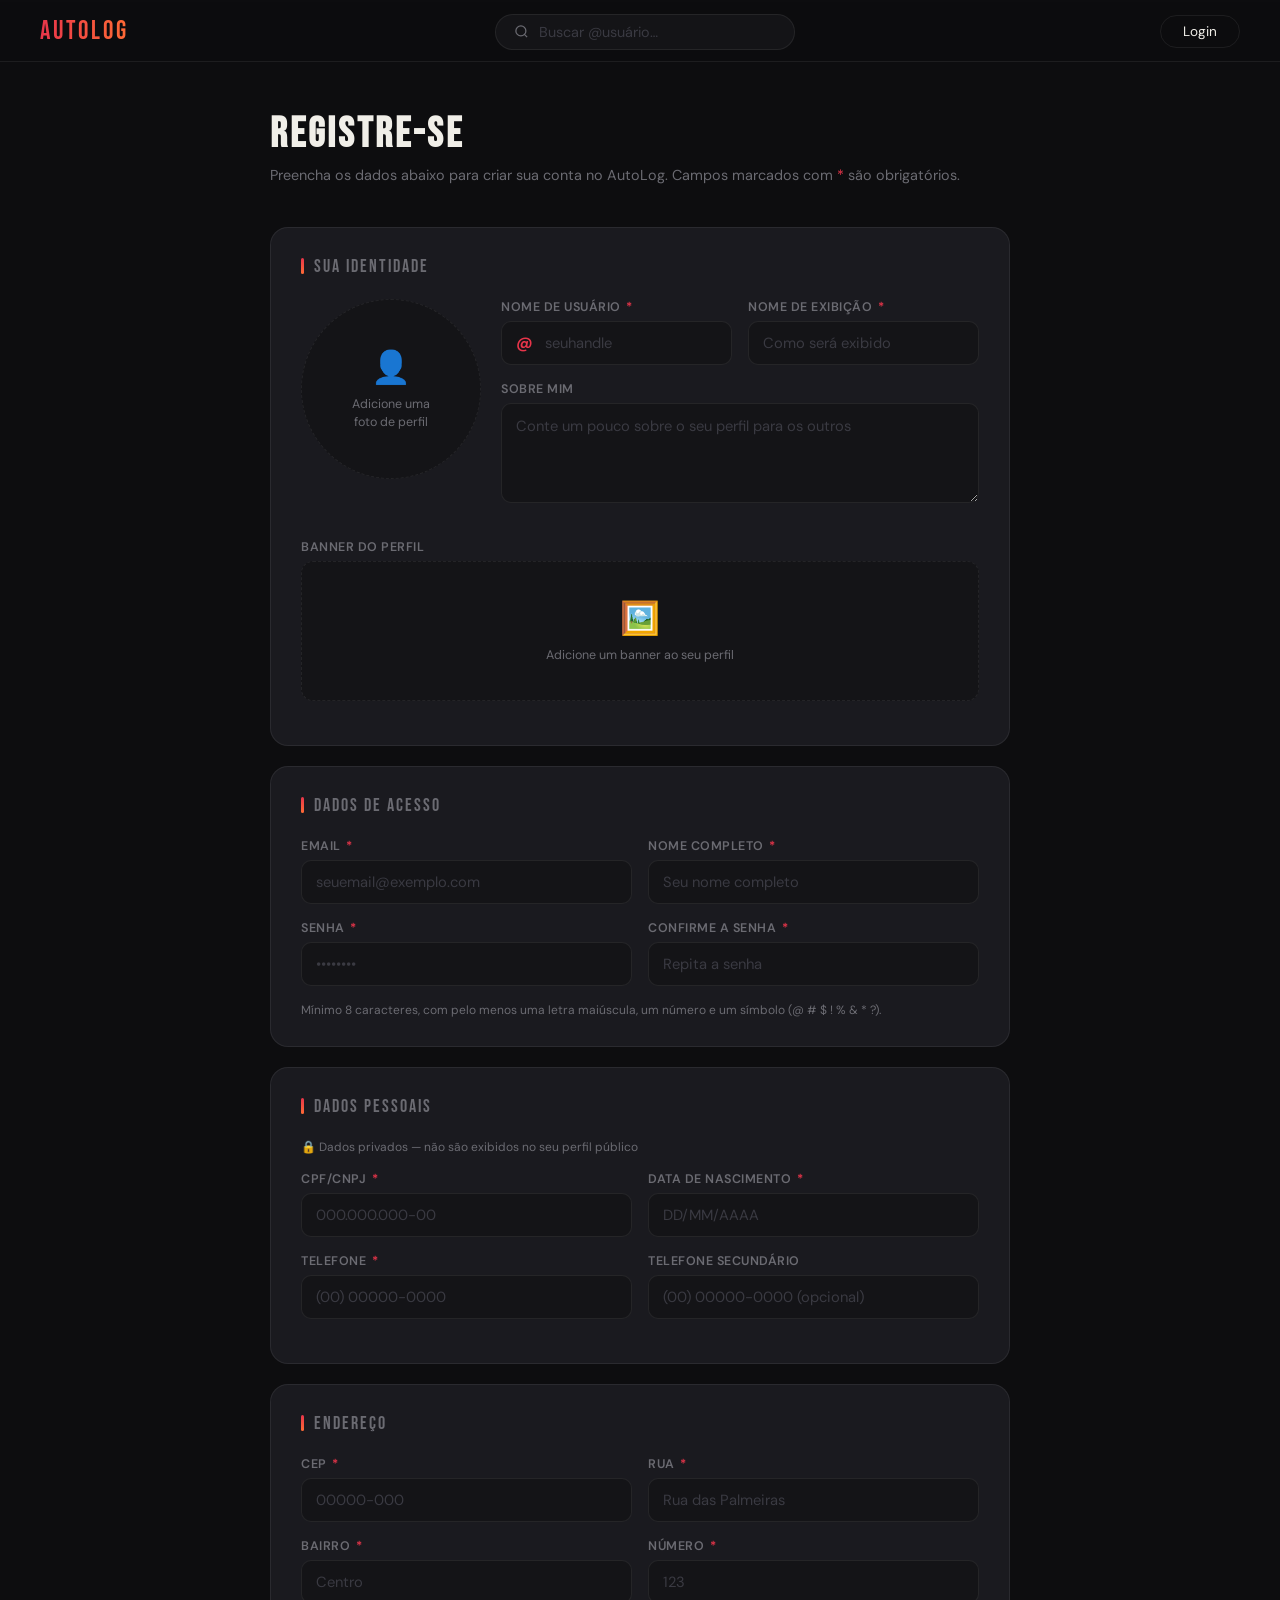
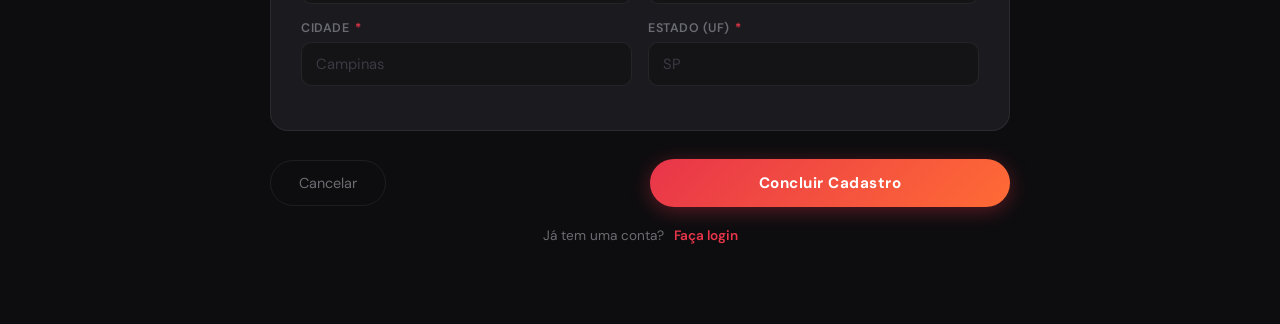
<file: application/registro.html>
<!DOCTYPE html>
<html lang="pt-BR">
<head>
  <meta charset="UTF-8" />
  <meta name="viewport" content="width=device-width, initial-scale=1.0"/>
  <title>AutoLog — Registre-se</title>
  <link rel="preconnect" href="https://fonts.googleapis.com">
  <link href="https://fonts.googleapis.com/css2?family=Bebas+Neue&family=DM+Sans:ital,wght@0,300;0,400;0,500;0,700;1,300&display=swap" rel="stylesheet">
  <link rel="stylesheet" href="style.css">
</head>
<body>

<div class="progress-bar" id="progress-bar"></div>

<!-- NAV -->
<nav>
  <a href="index.html" class="nav-logo" style="text-decoration:none">AutoLog</a>
  <div class="nav-search">
    <svg width="15" height="15" fill="none" stroke="currentColor" stroke-width="2" viewBox="0 0 24 24">
      <circle cx="11" cy="11" r="8"/>
      <path d="m21 21-4.35-4.35"/>
    </svg>
    <input type="text" placeholder="Buscar @usuário…">
  </div>
  <button class="btn-login">Login</button>
</nav>

<!-- PAGE -->
<div class="page">
  <h1 class="page-title">Registre-se</h1>
  <p class="page-sub">
    Preencha os dados abaixo para criar sua conta no AutoLog.
    Campos marcados com <span style="color:var(--accent)">*</span> são obrigatórios.
  </p>

  <!-- SEÇÃO 1: IDENTIDADE -->
  <div class="form-section">
    <div class="form-section-title">Sua Identidade</div>

    <div class="reg-identity-row">
      <!-- Foto de perfil -->
      <div class="upload-box upload-avatar" id="avatar-box">
        <input type="file" id="avatar-input" accept="image/*" onchange="handleAvatarPick(this)">
        <div class="upload-icon">👤</div>
        <div class="upload-label">Adicione uma<br>foto de perfil</div>
      </div>

      <!-- Username + Display + Sobre -->
      <div class="reg-identity-fields">
        <div class="field-row">
          <div class="field">
            <label>Nome de Usuário <span class="req">*</span></label>
            <div class="handle-input">
              <span>@</span>
              <input type="text" id="username" placeholder="seuhandle" autocomplete="username">
            </div>
            <span class="field-error">3-30 caracteres, letras, números, _ ou .</span>
          </div>
          <div class="field">
            <label>Nome de Exibição <span class="req">*</span></label>
            <input type="text" id="nome_display" placeholder="Como será exibido">
            <span class="field-error">Informe um nome de exibição.</span>
          </div>
        </div>

        <div class="field-row single">
          <div class="field">
            <label>Sobre mim</label>
            <textarea id="sobre" rows="3" placeholder="Conte um pouco sobre o seu perfil para os outros"></textarea>
          </div>
        </div>
      </div>
    </div>

    <!-- Banner -->
    <div class="field-row single">
      <div class="field">
        <label>Banner do Perfil</label>
        <div class="upload-box upload-banner" id="banner-box">
          <input type="file" id="banner-input" accept="image/*" onchange="handleBannerPick(this)">
          <div class="upload-icon">🖼️</div>
          <div class="upload-label">Adicione um banner ao seu perfil</div>
        </div>
      </div>
    </div>
  </div>

  <!-- SEÇÃO 2: ACESSO -->
  <div class="form-section">
    <div class="form-section-title">Dados de Acesso</div>

    <div class="field-row">
      <div class="field">
        <label>Email <span class="req">*</span></label>
        <input type="email" id="email" placeholder="seuemail@exemplo.com" autocomplete="email">
        <span class="field-error">Email inválido.</span>
      </div>
      <div class="field">
        <label>Nome Completo <span class="req">*</span></label>
        <input type="text" id="nome_completo" placeholder="Seu nome completo" autocomplete="name">
        <span class="field-error">Informe seu nome completo.</span>
      </div>
    </div>

    <div class="field-row">
      <div class="field">
        <label>Senha <span class="req">*</span></label>
        <input type="password" id="senha" placeholder="••••••••" autocomplete="new-password">
        <span class="field-error">Senha fraca.</span>
      </div>
      <div class="field">
        <label>Confirme a Senha <span class="req">*</span></label>
        <input type="password" id="senha_confirma" placeholder="Repita a senha" autocomplete="new-password">
        <span class="field-error">As senhas não coincidem.</span>
      </div>
    </div>

    <p class="field-hint">
      Mínimo 8 caracteres, com pelo menos uma letra maiúscula, um número e um símbolo (@ # $ ! % & * ?).
    </p>
  </div>

  <!-- SEÇÃO 3: DADOS PESSOAIS -->
  <div class="form-section">
    <div class="form-section-title">Dados Pessoais</div>
    <p class="field-hint" style="margin-bottom:16px">🔒 Dados privados — não são exibidos no seu perfil público</p>

    <div class="field-row">
      <div class="field">
        <label>CPF/CNPJ <span class="req">*</span></label>
        <input type="text" id="cpf_cnpj" placeholder="000.000.000-00" oninput="formatCpfCnpj(this)" maxlength="18">
        <span class="field-error">CPF/CNPJ inválido.</span>
      </div>
      <div class="field">
        <label>Data de Nascimento <span class="req">*</span></label>
        <input type="text" id="data_nasc" placeholder="DD/MM/AAAA" oninput="formatDate(this)" maxlength="10">
        <span class="field-error">Data inválida.</span>
      </div>
    </div>

    <div class="field-row">
      <div class="field">
        <label>Telefone <span class="req">*</span></label>
        <input type="text" id="telefone" placeholder="(00) 00000-0000" oninput="formatPhone(this)" maxlength="15">
        <span class="field-error">Telefone inválido.</span>
      </div>
      <div class="field">
        <label>Telefone Secundário</label>
        <input type="text" id="telefone2" placeholder="(00) 00000-0000 (opcional)" oninput="formatPhone(this)" maxlength="15">
      </div>
    </div>
  </div>

  <!-- SEÇÃO 4: ENDEREÇO -->
  <div class="form-section">
    <div class="form-section-title">Endereço</div>

    <div class="field-row">
      <div class="field">
        <label>CEP <span class="req">*</span></label>
        <input type="text" id="cep" placeholder="00000-000" oninput="formatCep(this)" onblur="lookupCep(this)" maxlength="9">
        <span class="field-error">CEP inválido.</span>
      </div>
      <div class="field">
        <label>Rua <span class="req">*</span></label>
        <input type="text" id="rua" placeholder="Rua das Palmeiras">
        <span class="field-error">Informe a rua.</span>
      </div>
    </div>

    <div class="field-row">
      <div class="field">
        <label>Bairro <span class="req">*</span></label>
        <input type="text" id="bairro" placeholder="Centro">
        <span class="field-error">Informe o bairro.</span>
      </div>
      <div class="field">
        <label>Número <span class="req">*</span></label>
        <input type="text" id="numero" placeholder="123">
        <span class="field-error">Informe o número.</span>
      </div>
    </div>

    <div class="field-row">
      <div class="field">
        <label>Cidade <span class="req">*</span></label>
        <input type="text" id="cidade" placeholder="Campinas">
        <span class="field-error">Informe a cidade.</span>
      </div>
      <div class="field">
        <label>Estado (UF) <span class="req">*</span></label>
        <input type="text" id="estado" placeholder="SP" maxlength="2" style="text-transform:uppercase">
        <span class="field-error">UF inválida.</span>
      </div>
    </div>
  </div>

  <!-- AÇÕES -->
  <div class="submit-row">
    <a href="index.html" class="btn-cancel">Cancelar</a>
    <button class="btn-submit" id="btn-submit" onclick="submitRegister()">
      <span>Concluir Cadastro</span>
      <div class="spinner"></div>
    </button>
  </div>

  <p class="auth-switch" style="margin-top:20px">
    Já tem uma conta?
    <a href="#" onclick="event.preventDefault(); openAuthModal('login')">Faça login</a>
  </p>
</div>

<script src="script.js"></script>
</body>
</html>
</file>
<file: application/style.css>
/* =============================================================
   AutoLog — style.css
   Estilos globais compartilhados por perfil.html e cadastrocarro.html
   ============================================================= */

/* ── RESET & VARIÁVEIS ──────────────────────────────────────── */
*, *::before, *::after {
  box-sizing: border-box;
  margin: 0;
  padding: 0;
}

:root {
  --bg:      #0d0d0f;
  --surface: #141417;
  --card:    #1a1a1f;
  --border:  rgba(255, 255, 255, 0.07);
  --accent:  #e8354a;
  --accent2: #ff6b35;
  --text:    #f0eee8;
  --muted:   #6b6b72;
  --tag-bg:  rgba(232, 53, 74, 0.12);
  --error:   #ff4d6d;
}

html { scroll-behavior: smooth; }

body {
  background: var(--bg);
  color: var(--text);
  font-family: 'DM Sans', sans-serif;
  min-height: 100vh;
  overflow-x: hidden;
}

::-webkit-scrollbar { width: 6px; }
::-webkit-scrollbar-track { background: var(--bg); }
::-webkit-scrollbar-thumb { background: #2e2e36; border-radius: 3px; }


/* =============================================================
   COMPONENTES GLOBAIS
   ============================================================= */

/* ── NAV ────────────────────────────────────────────────────── */
nav {
  position: sticky;
  top: 0;
  z-index: 100;
  display: flex;
  align-items: center;
  justify-content: space-between;
  padding: 0 40px;
  height: 60px;
  background: rgba(13, 13, 15, 0.88);
  backdrop-filter: blur(18px);
  border-bottom: 1px solid var(--border);
}

.nav-logo {
  font-family: 'Bebas Neue', sans-serif;
  font-size: 1.6rem;
  letter-spacing: 3px;
  background: linear-gradient(90deg, var(--accent), var(--accent2));
  -webkit-background-clip: text;
  -webkit-text-fill-color: transparent;
  background-clip: text;
}

.nav-search {
  display: flex;
  align-items: center;
  gap: 10px;
  background: var(--surface);
  border: 1px solid var(--border);
  border-radius: 30px;
  padding: 8px 18px;
  width: 300px;
  transition: border-color 0.2s;
}

.nav-search:focus-within { border-color: var(--accent); }

.nav-search input {
  background: none;
  border: none;
  outline: none;
  color: var(--text);
  font-family: 'DM Sans', sans-serif;
  font-size: 0.9rem;
  width: 100%;
}

.nav-search input::placeholder { color: #3a3a42; }
.nav-search svg { color: var(--muted); flex-shrink: 0; }

.btn-login {
  background: transparent;
  border: 1px solid var(--border);
  color: var(--text);
  padding: 7px 22px;
  border-radius: 30px;
  font-family: 'DM Sans', sans-serif;
  font-size: 0.85rem;
  cursor: pointer;
  transition: border-color 0.2s, color 0.2s;
}
.btn-login:hover { border-color: var(--accent); color: var(--accent); }

/* Chip do usuário logado (substitui .btn-login) */
.nav-user {
  display: inline-flex;
  align-items: center;
  gap: 10px;
  background: var(--surface);
  border: 1px solid var(--border);
  padding: 4px 6px 4px 4px;
  border-radius: 30px;
  cursor: pointer;
  transition: border-color 0.2s, background 0.2s;
}
.nav-user:hover { border-color: rgba(232, 53, 74, 0.45); background: rgba(232, 53, 74, 0.06); }

.nav-user img {
  width: 28px; height: 28px;
  border-radius: 50%;
  outline: 2px solid var(--accent);
  background: var(--card);
  object-fit: cover;
}

.nav-user span {
  font-size: 0.82rem;
  color: var(--text);
  padding-right: 4px;
  letter-spacing: 0.3px;
}

.nav-user-logout,
.nav-user-edit {
  background: none;
  border: none;
  color: var(--muted);
  width: 28px; height: 28px;
  border-radius: 50%;
  display: inline-flex;
  align-items: center;
  justify-content: center;
  cursor: pointer;
  transition: color 0.2s, background 0.2s;
}
.nav-user-logout:hover,
.nav-user-edit:hover { color: var(--accent); background: rgba(232, 53, 74, 0.1); }

/* ── DROPDOWN DE BUSCA (sugestões @usuário) ───────────────── */
.nav-search { position: relative; }

.search-dropdown {
  position: absolute;
  top: calc(100% + 8px);
  left: 0; right: 0;
  background: var(--card);
  border: 1px solid var(--border);
  border-radius: 14px;
  padding: 6px;
  box-shadow: 0 14px 40px rgba(0, 0, 0, 0.55);
  z-index: 200;
  max-height: 340px;
  overflow-y: auto;
  animation: ddIn 0.18s ease both;
}

@keyframes ddIn {
  from { opacity: 0; transform: translateY(-6px); }
  to   { opacity: 1; transform: translateY(0); }
}

.search-item {
  display: flex;
  align-items: center;
  gap: 12px;
  padding: 10px 12px;
  border-radius: 10px;
  color: var(--text);
  text-decoration: none;
  transition: background 0.15s;
}

.search-item:hover { background: rgba(232, 53, 74, 0.08); }

.search-item img {
  width: 36px; height: 36px;
  border-radius: 50%;
  background: var(--surface);
  flex-shrink: 0;
}

.search-item-info { flex: 1; min-width: 0; }

.search-item-name {
  font-size: 0.92rem;
  font-weight: 500;
  white-space: nowrap;
  overflow: hidden;
  text-overflow: ellipsis;
}

.search-item-handle {
  font-size: 0.76rem;
  color: var(--accent);
  letter-spacing: 0.3px;
}

.search-item-count {
  font-size: 0.7rem;
  color: var(--muted);
  text-transform: uppercase;
  letter-spacing: 1px;
  white-space: nowrap;
  padding: 4px 10px;
  border-radius: 20px;
  background: var(--surface);
}

.search-empty {
  padding: 18px 14px;
  text-align: center;
  color: var(--muted);
  font-size: 0.85rem;
}

.nav-back {
  display: flex;
  align-items: center;
  gap: 8px;
  color: var(--muted);
  font-size: 0.88rem;
  text-decoration: none;
  border: 1px solid var(--border);
  padding: 7px 16px;
  border-radius: 30px;
  transition: color 0.2s, border-color 0.2s;
}
.nav-back:hover { color: var(--text); border-color: rgba(255, 255, 255, 0.2); }


/* =============================================================
   PÁGINA: PERFIL  (perfil.html)
   ============================================================= */

/* ── BANNER ─────────────────────────────────────────────────── */
.banner-wrap {
  position: relative;
  height: 300px;
  overflow: hidden;
}

.banner-img {
  width: 100%;
  height: 100%;
  object-fit: cover;
  object-position: center 40%;
  filter: brightness(0.5) saturate(1.2);
  transition: transform 8s ease;
}

.banner-wrap:hover .banner-img { transform: scale(1.04); }

.banner-overlay {
  position: absolute;
  inset: 0;
  background: linear-gradient(
    to bottom,
    transparent 30%,
    rgba(13, 13, 15, 0.55) 70%,
    var(--bg) 100%
  );
}

.banner-stripe {
  position: absolute;
  bottom: 0; left: 0; right: 0;
  height: 3px;
  background: linear-gradient(90deg, var(--accent), var(--accent2), var(--accent));
}

/* ── PROFILE HEADER ─────────────────────────────────────────── */
.profile-header {
  max-width: 1100px;
  margin: 0 auto;
  padding: 0 40px;
  position: relative;
  z-index: 2;
}

.profile-top {
  display: flex;
  align-items: flex-end;
  gap: 24px;
  transform: translateY(-48px);
  margin-bottom: -48px;
}

.avatar-wrap { position: relative; flex-shrink: 0; }

.avatar {
  width: 120px;
  height: 120px;
  border-radius: 50%;
  border: 4px solid var(--bg);
  outline: 3px solid var(--accent);
  object-fit: cover;
  display: block;
  box-shadow: 0 0 28px rgba(232, 53, 74, 0.35);
  background: var(--surface);
}

.avatar-status {
  position: absolute;
  bottom: 8px; right: 4px;
  width: 16px; height: 16px;
  border-radius: 50%;
  background: #22c55e;
  border: 3px solid var(--bg);
}

.profile-info { flex: 1; padding-bottom: 6px; }

.profile-name {
  font-family: 'Bebas Neue', sans-serif;
  font-size: 2.6rem;
  letter-spacing: 3px;
  line-height: 1;
  text-shadow: 0 2px 12px rgba(0, 0, 0, 0.8);
}

.profile-handle {
  color: var(--muted);
  font-size: 0.88rem;
  margin: 5px 0 10px;
}

.profile-bio {
  font-size: 0.9rem;
  color: #b8b4b0;
  max-width: 500px;
  line-height: 1.6;
}

.profile-stats {
  display: flex;
  gap: 32px;
  margin-top: 18px;
  padding-top: 18px;
  border-top: 1px solid var(--border);
}

.stat {
  display: flex;
  flex-direction: column;
  align-items: flex-start;
  gap: 2px;
}

.stat-num {
  font-family: 'Bebas Neue', sans-serif;
  font-size: 1.6rem;
  color: var(--accent);
  letter-spacing: 1px;
  line-height: 1;
}

.stat-label {
  font-size: 0.7rem;
  color: var(--muted);
  text-transform: uppercase;
  letter-spacing: 1.5px;
}

/* ── SEÇÃO DE AUTOMÓVEIS ────────────────────────────────────── */
.section {
  max-width: 1100px;
  margin: 52px auto 0;
  padding: 0 40px 80px;
}

.section-header {
  display: flex;
  align-items: center;
  justify-content: space-between;
  margin-bottom: 28px;
}

.section-title {
  font-family: 'Bebas Neue', sans-serif;
  font-size: 1.8rem;
  letter-spacing: 2px;
  position: relative;
  padding-bottom: 8px;
}

.section-title::after {
  content: '';
  position: absolute;
  bottom: 0; left: 0;
  width: 36px; height: 2px;
  background: linear-gradient(90deg, var(--accent), var(--accent2));
  border-radius: 2px;
}

.btn-add {
  display: inline-flex;
  align-items: center;
  gap: 8px;
  background: linear-gradient(135deg, var(--accent), var(--accent2));
  color: #fff;
  border: none;
  padding: 11px 26px;
  border-radius: 30px;
  font-family: 'DM Sans', sans-serif;
  font-size: 0.88rem;
  font-weight: 600;
  cursor: pointer;
  letter-spacing: 0.4px;
  text-decoration: none;
  box-shadow: 0 4px 20px rgba(232, 53, 74, 0.32);
  transition: transform 0.15s, box-shadow 0.15s;
}
.btn-add:hover {
  transform: translateY(-2px);
  box-shadow: 0 8px 28px rgba(232, 53, 74, 0.48);
}
.btn-add:active { transform: translateY(0); }

/* ── GRID DE CARROS ─────────────────────────────────────────── */
.cars-grid {
  display: grid;
  grid-template-columns: repeat(auto-fill, minmax(320px, 1fr));
  gap: 20px;
}

@keyframes fadeUp {
  from { opacity: 0; transform: translateY(18px); }
  to   { opacity: 1; transform: translateY(0); }
}

.car-card {
  background: var(--card);
  border: 1px solid var(--border);
  border-radius: 16px;
  overflow: hidden;
  cursor: pointer;
  animation: fadeUp 0.4s ease both;
  transition: transform 0.2s, border-color 0.2s, box-shadow 0.2s;
}

.car-card:hover {
  transform: translateY(-5px);
  border-color: rgba(232, 53, 74, 0.38);
  box-shadow: 0 14px 40px rgba(0, 0, 0, 0.45);
}

.car-img-wrap {
  position: relative;
  height: 196px;
  overflow: hidden;
}

.car-img {
  width: 100%;
  height: 100%;
  object-fit: cover;
  transition: transform 0.45s ease;
  background: var(--surface);
}

.car-card:hover .car-img { transform: scale(1.07); }

.car-img-overlay {
  position: absolute;
  inset: 0;
  background: linear-gradient(to bottom, transparent 45%, rgba(0, 0, 0, 0.65) 100%);
}

.car-badge {
  position: absolute;
  top: 12px; left: 12px;
  background: rgba(0, 0, 0, 0.55);
  backdrop-filter: blur(8px);
  border: 1px solid rgba(255, 255, 255, 0.1);
  border-radius: 20px;
  font-size: 0.7rem;
  padding: 4px 12px;
  color: var(--text);
  letter-spacing: 0.6px;
  text-transform: uppercase;
}

.car-km-badge {
  position: absolute;
  top: 12px; right: 12px;
  background: rgba(232, 53, 74, 0.88);
  border-radius: 20px;
  font-size: 0.7rem;
  font-weight: 700;
  padding: 4px 10px;
  color: #fff;
}

.car-body { padding: 18px 20px 20px; }

.car-name {
  font-family: 'Bebas Neue', sans-serif;
  font-size: 1.4rem;
  letter-spacing: 1.5px;
  line-height: 1;
  margin-bottom: 8px;
}

.car-desc {
  font-size: 0.83rem;
  color: #8e8c8a;
  line-height: 1.6;
  display: -webkit-box;
  -webkit-line-clamp: 3;
  -webkit-box-orient: vertical;
  overflow: hidden;
}

.car-meta {
  display: flex;
  align-items: center;
  justify-content: space-between;
  flex-wrap: wrap;
  gap: 8px;
  margin-top: 16px;
  padding-top: 14px;
  border-top: 1px solid var(--border);
}

.car-tags { display: flex; gap: 6px; flex-wrap: wrap; }

.tag {
  background: var(--tag-bg);
  color: var(--accent);
  font-size: 0.68rem;
  font-weight: 700;
  letter-spacing: 0.6px;
  padding: 3px 10px;
  border-radius: 20px;
  text-transform: uppercase;
}

.tag.fuel { background: rgba(255, 107, 53, 0.12); color: var(--accent2); }

.car-date {
  font-size: 0.72rem;
  color: var(--muted);
  white-space: nowrap;
}

/* ── EMPTY STATE ─────────────────────────────────────────────── */
.empty-state {
  grid-column: 1 / -1;
  text-align: center;
  padding: 80px 20px;
  border: 1px dashed rgba(255, 255, 255, 0.08);
  border-radius: 20px;
}

.empty-icon { font-size: 3rem; margin-bottom: 16px; }

.empty-title {
  font-family: 'Bebas Neue', sans-serif;
  font-size: 1.6rem;
  letter-spacing: 2px;
  color: #444;
}

.empty-sub { font-size: 0.88rem; margin-top: 6px; color: #444; }

/* ── TOAST ───────────────────────────────────────────────────── */
.toast {
  position: fixed;
  bottom: 28px; right: 28px;
  z-index: 999;
  background: var(--card);
  border: 1px solid rgba(232, 53, 74, 0.4);
  border-left: 4px solid var(--accent);
  border-radius: 12px;
  padding: 14px 20px;
  display: flex;
  align-items: center;
  gap: 12px;
  box-shadow: 0 8px 32px rgba(0, 0, 0, 0.5);
  max-width: 320px;
  transform: translateY(16px);
  opacity: 0;
  pointer-events: none;
  transition: transform 0.3s ease, opacity 0.3s ease;
}

.toast.show {
  transform: translateY(0);
  opacity: 1;
  pointer-events: auto;
}

.toast-icon { font-size: 1.3rem; }
.toast-title { font-size: 0.9rem; font-weight: 600; margin-bottom: 2px; }
.toast-sub { font-size: 0.78rem; color: var(--muted); }


/* =============================================================
   PÁGINA: CADASTRO DE CARRO  (cadastrocarro.html)
   ============================================================= */

/* ── BARRA DE PROGRESSO ─────────────────────────────────────── */
.progress-bar {
  height: 2px;
  background: linear-gradient(90deg, var(--accent), var(--accent2));
  width: 0;
  transition: width 0.4s ease;
}

/* ── LAYOUT ─────────────────────────────────────────────────── */
.page {
  max-width: 820px;
  margin: 0 auto;
  padding: 48px 40px 80px;
}

.page-title {
  font-family: 'Bebas Neue', sans-serif;
  font-size: 2.6rem;
  letter-spacing: 3px;
  margin-bottom: 6px;
}

.page-sub {
  color: var(--muted);
  font-size: 0.9rem;
  margin-bottom: 40px;
  line-height: 1.5;
}

/* ── SEÇÕES DO FORMULÁRIO ───────────────────────────────────── */
.form-section {
  background: var(--card);
  border: 1px solid var(--border);
  border-radius: 18px;
  padding: 28px 30px;
  margin-bottom: 20px;
}

.form-section-title {
  font-family: 'Bebas Neue', sans-serif;
  font-size: 1.1rem;
  letter-spacing: 2px;
  color: var(--muted);
  text-transform: uppercase;
  margin-bottom: 22px;
  display: flex;
  align-items: center;
  gap: 10px;
}

.form-section-title::before {
  content: '';
  display: block;
  width: 3px;
  height: 16px;
  background: linear-gradient(to bottom, var(--accent), var(--accent2));
  border-radius: 2px;
  flex-shrink: 0;
}

/* ── UPLOAD DE MÍDIA ────────────────────────────────────────── */
.media-row {
  display: grid;
  grid-template-columns: 160px 1fr;
  gap: 16px;
  margin-bottom: 20px;
}

.upload-box {
  background: var(--surface);
  border: 1.5px dashed var(--border);
  border-radius: 12px;
  display: flex;
  flex-direction: column;
  align-items: center;
  justify-content: center;
  cursor: pointer;
  position: relative;
  overflow: hidden;
  transition: border-color 0.2s, background 0.2s;
}

.upload-box:hover {
  border-color: var(--accent);
  background: rgba(232, 53, 74, 0.04);
}

.upload-box input[type="file"] {
  position: absolute;
  inset: 0;
  opacity: 0;
  cursor: pointer;
  z-index: 2;
}

.upload-cover  { height: 160px; }
.upload-gallery { min-height: 160px; }
.upload-icon { font-size: 2rem; margin-bottom: 8px; }

.upload-label {
  font-size: 0.78rem;
  color: var(--muted);
  text-align: center;
  padding: 0 12px;
  line-height: 1.4;
}

.preview-thumb {
  width: 100%;
  height: 100%;
  object-fit: cover;
  position: absolute;
  inset: 0;
  border-radius: 10px;
}

.gallery-previews {
  display: flex;
  flex-wrap: wrap;
  gap: 10px;
  padding: 12px;
  width: 100%;
  align-items: center;
}

/* ── Wrapper de cada thumb (imagem + botão remover) ── */
.thumb-wrap {
  position: relative;
  width: 88px;
  height: 70px;
  border-radius: 8px;
  overflow: visible;
  flex-shrink: 0;
}

.gallery-thumb {
  width: 88px;
  height: 70px;
  object-fit: cover;
  border-radius: 8px;
  flex-shrink: 0;
  background: var(--surface);
  border: 1px solid var(--border);
}

.thumb-wrap .gallery-thumb { width: 100%; height: 100%; }

/* Botão "×" para remover individual */
.thumb-remove {
  position: absolute;
  top: -6px;
  right: -6px;
  width: 22px;
  height: 22px;
  border-radius: 50%;
  background: var(--accent);
  color: #fff;
  border: 2px solid var(--card);
  font-size: 14px;
  line-height: 1;
  font-weight: 700;
  cursor: pointer;
  display: inline-flex;
  align-items: center;
  justify-content: center;
  padding: 0;
  z-index: 3;
  transition: transform 0.15s, background 0.15s;
}
.thumb-remove:hover { transform: scale(1.15); background: var(--accent2); }

/* Botão de remover para foto de capa/avatar/banner (canto da foto) */
.cover-remove {
  top: 8px;
  right: 8px;
  width: 28px;
  height: 28px;
  font-size: 16px;
  z-index: 4;
}

/* Indicador visual de que o upload está "ocupado" */
.upload-box.has-preview {
  border-style: solid;
  border-color: rgba(232, 53, 74, 0.5);
}
.upload-box.has-preview .upload-icon,
.upload-box.has-preview .upload-label {
  display: none;
}

/* Botão "+ Adicionar mais" ao lado das thumbs */
.thumb-add {
  width: 88px;
  height: 70px;
  border: 1.5px dashed var(--border);
  border-radius: 8px;
  display: inline-flex;
  flex-direction: column;
  align-items: center;
  justify-content: center;
  gap: 2px;
  cursor: pointer;
  color: var(--muted);
  font-size: 0.7rem;
  transition: border-color 0.18s, color 0.18s, background 0.18s;
  flex-shrink: 0;
}
.thumb-add:hover {
  border-color: var(--accent);
  color: var(--accent);
  background: rgba(232, 53, 74, 0.04);
}
.thumb-add-icon {
  font-size: 1.4rem;
  font-weight: 300;
  line-height: 1;
}
.thumb-add small {
  font-size: 0.65rem;
  letter-spacing: 0.3px;
}

/* Contador final quando atinge o limite */
.thumb-counter {
  font-size: 0.78rem;
  color: var(--muted);
  padding: 0 10px;
  align-self: center;
}

.gallery-placeholder {
  display: flex;
  flex-direction: column;
  align-items: center;
  justify-content: center;
  width: 100%;
  padding: 24px;
}

/* ── CAMPOS ─────────────────────────────────────────────────── */
.field-row {
  display: grid;
  gap: 16px;
  grid-template-columns: 1fr 1fr;
  margin-bottom: 16px;
}

.field-row.single { grid-template-columns: 1fr; }
.field-row.triple { grid-template-columns: 1fr 1fr 1fr; }

.field { display: flex; flex-direction: column; gap: 6px; }

.field label {
  font-size: 0.78rem;
  font-weight: 600;
  letter-spacing: 0.5px;
  text-transform: uppercase;
  color: var(--muted);
}

.field label .req { color: var(--accent); margin-left: 2px; }

.field input,
.field textarea,
.field select {
  background: var(--surface);
  border: 1px solid var(--border);
  color: var(--text);
  font-family: 'DM Sans', sans-serif;
  font-size: 0.92rem;
  border-radius: 10px;
  outline: none;
  padding: 11px 14px;
  width: 100%;
  transition: border-color 0.2s, box-shadow 0.2s;
  -webkit-appearance: none;
  appearance: none;
}

.field input::placeholder,
.field textarea::placeholder { color: #3a3a42; }

.field input:focus,
.field textarea:focus,
.field select:focus {
  border-color: var(--accent);
  box-shadow: 0 0 0 3px rgba(232, 53, 74, 0.12);
}

.field input.invalid,
.field textarea.invalid,
.field select.invalid {
  border-color: var(--error);
  box-shadow: 0 0 0 3px rgba(255, 77, 109, 0.1);
}

.field textarea { resize: vertical; min-height: 100px; line-height: 1.55; }

.field-hint { font-size: 0.75rem; color: var(--muted); margin-top: 2px; }

.field-error {
  font-size: 0.75rem;
  color: var(--error);
  margin-top: 2px;
  display: none;
}

.field input.invalid  ~ .field-error,
.field textarea.invalid ~ .field-error,
.field select.invalid ~ .field-error { display: block; }

/* ── BADGE PÚBLICO ──────────────────────────────────────────── */
.public-badge {
  display: inline-flex;
  align-items: center;
  gap: 6px;
  background: rgba(232, 53, 74, 0.1);
  border: 1px solid rgba(232, 53, 74, 0.25);
  color: var(--accent);
  font-size: 0.72rem;
  font-weight: 600;
  letter-spacing: 0.5px;
  text-transform: uppercase;
  padding: 4px 12px;
  border-radius: 20px;
  margin-bottom: 18px;
}

.divider { border: none; border-top: 1px solid var(--border); margin: 24px 0; }

/* ── BOTÕES DE AÇÃO ─────────────────────────────────────────── */
.submit-row {
  display: flex;
  align-items: center;
  justify-content: space-between;
  gap: 16px;
  margin-top: 28px;
}

.btn-cancel {
  background: none;
  border: 1px solid var(--border);
  color: var(--muted);
  padding: 13px 28px;
  border-radius: 30px;
  font-family: 'DM Sans', sans-serif;
  font-size: 0.9rem;
  cursor: pointer;
  text-decoration: none;
  transition: border-color 0.2s, color 0.2s;
}
.btn-cancel:hover { border-color: rgba(255, 255, 255, 0.2); color: var(--text); }

.btn-submit {
  flex: 1;
  max-width: 360px;
  background: linear-gradient(135deg, var(--accent), var(--accent2));
  color: #fff;
  border: none;
  padding: 14px 32px;
  border-radius: 30px;
  font-family: 'DM Sans', sans-serif;
  font-size: 0.95rem;
  font-weight: 700;
  cursor: pointer;
  letter-spacing: 0.5px;
  box-shadow: 0 4px 20px rgba(232, 53, 74, 0.35);
  transition: transform 0.15s, box-shadow 0.15s, opacity 0.15s;
  position: relative;
  overflow: hidden;
}

.btn-submit:hover {
  transform: translateY(-2px);
  box-shadow: 0 8px 28px rgba(232, 53, 74, 0.5);
}

.btn-submit:active { transform: translateY(0); }
.btn-submit:disabled { opacity: 0.6; cursor: not-allowed; transform: none; }

@keyframes spin { to { transform: rotate(360deg); } }

.spinner {
  display: none;
  width: 18px;
  height: 18px;
  border: 2px solid rgba(255, 255, 255, 0.3);
  border-top-color: #fff;
  border-radius: 50%;
  animation: spin 0.6s linear infinite;
  margin: 0 auto;
}

.btn-submit.loading span   { display: none; }
.btn-submit.loading .spinner { display: block; }


/* =============================================================
   MODAL DE AUTENTICAÇÃO (Login / Registro)
   ============================================================= */
.auth-modal {
  position: fixed;
  inset: 0;
  z-index: 1000;
  display: none;
  align-items: center;
  justify-content: center;
  padding: 20px;
}

.auth-modal.show { display: flex; animation: authOverlayIn 0.25s ease both; }

@keyframes authOverlayIn {
  from { opacity: 0; }
  to   { opacity: 1; }
}

.auth-backdrop {
  position: absolute;
  inset: 0;
  background: rgba(5, 5, 7, 0.78);
  backdrop-filter: blur(10px);
  -webkit-backdrop-filter: blur(10px);
}

.auth-card {
  position: relative;
  width: 100%;
  max-width: 460px;
  max-height: calc(100vh - 40px);
  overflow-y: auto;
  background: var(--card);
  border: 1px solid var(--border);
  border-radius: 22px;
  padding: 36px 32px 28px;
  box-shadow:
    0 30px 80px rgba(0, 0, 0, 0.6),
    0 0 0 1px rgba(232, 53, 74, 0.08) inset;
  animation: authCardIn 0.3s cubic-bezier(0.22, 1, 0.36, 1) both;
}

@keyframes authCardIn {
  from { opacity: 0; transform: translateY(20px) scale(0.97); }
  to   { opacity: 1; transform: translateY(0) scale(1); }
}

/* Faixa decorativa no topo do card */
.auth-card::before {
  content: '';
  position: absolute;
  top: 0; left: 24px; right: 24px;
  height: 2px;
  background: linear-gradient(90deg, transparent, var(--accent), var(--accent2), transparent);
  border-radius: 2px;
}

.auth-close {
  position: absolute;
  top: 14px; right: 14px;
  width: 32px; height: 32px;
  background: none;
  border: 1px solid var(--border);
  color: var(--muted);
  border-radius: 50%;
  cursor: pointer;
  display: inline-flex;
  align-items: center;
  justify-content: center;
  transition: color 0.2s, border-color 0.2s, transform 0.2s;
}
.auth-close:hover { color: var(--accent); border-color: var(--accent); transform: rotate(90deg); }

.auth-brand {
  font-family: 'Bebas Neue', sans-serif;
  font-size: 1.4rem;
  letter-spacing: 4px;
  text-align: center;
  margin-bottom: 18px;
  background: linear-gradient(90deg, var(--accent), var(--accent2));
  -webkit-background-clip: text;
  -webkit-text-fill-color: transparent;
  background-clip: text;
}

.auth-title {
  font-family: 'Bebas Neue', sans-serif;
  font-size: 2rem;
  letter-spacing: 2px;
  margin-bottom: 4px;
  text-align: center;
}

.auth-sub {
  font-size: 0.85rem;
  color: var(--muted);
  text-align: center;
  margin-bottom: 24px;
}

.auth-grid {
  display: grid;
  grid-template-columns: 1fr 1fr;
  gap: 12px;
}

.auth-field {
  margin-bottom: 14px;
  display: flex;
  flex-direction: column;
  gap: 6px;
}

.auth-field label {
  font-size: 0.74rem;
  font-weight: 600;
  letter-spacing: 0.5px;
  text-transform: uppercase;
  color: var(--muted);
}
.auth-field label .req { color: var(--accent); margin-left: 2px; }

.auth-field input {
  background: var(--surface);
  border: 1px solid var(--border);
  color: var(--text);
  font-family: 'DM Sans', sans-serif;
  font-size: 0.92rem;
  border-radius: 10px;
  padding: 11px 14px;
  outline: none;
  transition: border-color 0.2s, box-shadow 0.2s;
  width: 100%;
}
.auth-field input::placeholder { color: #3a3a42; }
.auth-field input:focus {
  border-color: var(--accent);
  box-shadow: 0 0 0 3px rgba(232, 53, 74, 0.12);
}

/* Input com prefixo @ */
.handle-input {
  display: flex;
  align-items: stretch;
  background: var(--surface);
  border: 1px solid var(--border);
  border-radius: 10px;
  overflow: hidden;
  transition: border-color 0.2s, box-shadow 0.2s;
}
.handle-input:focus-within {
  border-color: var(--accent);
  box-shadow: 0 0 0 3px rgba(232, 53, 74, 0.12);
}
.handle-input > span {
  display: inline-flex;
  align-items: center;
  padding: 0 10px 0 14px;
  color: var(--accent);
  font-weight: 700;
}
.handle-input > input {
  flex: 1;
  background: none;
  border: none;
  outline: none;
  padding: 11px 14px 11px 2px;
  color: var(--text);
  font-family: 'DM Sans', sans-serif;
  font-size: 0.92rem;
}

.auth-hint {
  font-size: 0.72rem;
  color: var(--muted);
  line-height: 1.5;
  margin: -4px 0 14px;
}

.auth-error {
  color: var(--error);
  font-size: 0.82rem;
  min-height: 1.2em;
  margin: 4px 0 12px;
}

.auth-submit {
  width: 100%;
  background: linear-gradient(135deg, var(--accent), var(--accent2));
  color: #fff;
  border: none;
  padding: 13px 24px;
  border-radius: 30px;
  font-family: 'DM Sans', sans-serif;
  font-size: 0.95rem;
  font-weight: 700;
  cursor: pointer;
  letter-spacing: 0.5px;
  box-shadow: 0 4px 20px rgba(232, 53, 74, 0.35);
  transition: transform 0.15s, box-shadow 0.15s;
}
.auth-submit:hover {
  transform: translateY(-2px);
  box-shadow: 0 8px 28px rgba(232, 53, 74, 0.5);
}
.auth-submit:active { transform: translateY(0); }

.auth-switch {
  text-align: center;
  font-size: 0.85rem;
  color: var(--muted);
  margin-top: 18px;
}

.auth-switch a {
  color: var(--accent);
  font-weight: 600;
  text-decoration: none;
  margin-left: 6px;
  transition: color 0.2s;
}
.auth-switch a:hover { color: var(--accent2); text-decoration: underline; }


/* =============================================================
   PÁGINA DE REGISTRO (registro.html)
   ============================================================= */

/* Linha de identidade: avatar à esquerda + campos à direita */
.reg-identity-row {
  display: grid;
  grid-template-columns: 180px 1fr;
  gap: 20px;
  margin-bottom: 20px;
  align-items: start;
}

.upload-avatar {
  width: 180px;
  height: 180px;
  border-radius: 50%;
  flex-shrink: 0;
}

.upload-avatar.has-preview {
  border-style: solid;
  border-color: var(--accent);
}

.upload-avatar .preview-thumb {
  border-radius: 50%;
}

.upload-banner {
  width: 100%;
  height: 140px;
  border-radius: 12px;
}

.upload-banner .preview-thumb {
  border-radius: 10px;
}

.reg-identity-fields { min-width: 0; }


/* =============================================================
   PÁGINA: CARRO (carro.html)
   ============================================================= */

/* ── CARROSSEL ── */
.car-carousel {
  position: relative;
  width: 100%;
  height: 480px;
  background: #050507;
  overflow: hidden;
}

.carousel-track {
  display: flex;
  width: 100%;
  height: 100%;
  transition: transform 0.45s cubic-bezier(0.22, 1, 0.36, 1);
}

.carousel-slide {
  flex: 0 0 100%;
  width: 100%;
  height: 100%;
  background: var(--surface) center/cover no-repeat;
  position: relative;
}

.carousel-slide::after {
  content: '';
  position: absolute;
  inset: 0;
  background: linear-gradient(180deg, transparent 50%, rgba(5, 5, 7, 0.85) 100%);
  pointer-events: none;
}

.carousel-arrow {
  position: absolute;
  top: 50%;
  transform: translateY(-50%);
  width: 44px;
  height: 44px;
  border-radius: 50%;
  background: rgba(13, 13, 15, 0.75);
  backdrop-filter: blur(6px);
  -webkit-backdrop-filter: blur(6px);
  border: 1px solid var(--border);
  color: var(--text);
  display: inline-flex;
  align-items: center;
  justify-content: center;
  cursor: pointer;
  z-index: 5;
  transition: background 0.2s, border-color 0.2s, transform 0.2s;
}
.carousel-arrow:hover {
  background: var(--accent);
  border-color: var(--accent);
  transform: translateY(-50%) scale(1.05);
}
.carousel-arrow:disabled {
  opacity: 0.25;
  cursor: not-allowed;
  transform: translateY(-50%);
}
.carousel-prev { left: 16px; }
.carousel-next { right: 16px; }

.carousel-dots {
  position: absolute;
  bottom: 16px;
  left: 50%;
  transform: translateX(-50%);
  display: flex;
  gap: 8px;
  z-index: 5;
}

.carousel-dot {
  width: 8px;
  height: 8px;
  border-radius: 50%;
  background: rgba(255, 255, 255, 0.35);
  cursor: pointer;
  transition: background 0.2s, width 0.2s;
  border: none;
  padding: 0;
}
.carousel-dot.active {
  background: var(--accent);
  width: 24px;
  border-radius: 4px;
}

/* ── CHIP DO DONO sobreposto ao carrossel ── */
.owner-chip {
  position: absolute;
  left: 50%;
  transform: translateX(-50%);
  bottom: 36px;
  display: flex;
  align-items: center;
  gap: 14px;
  padding: 12px 18px 12px 12px;
  background: rgba(20, 20, 22, 0.88);
  backdrop-filter: blur(10px);
  -webkit-backdrop-filter: blur(10px);
  border: 1px solid var(--border);
  border-radius: 16px;
  max-width: 500px;
  min-width: 280px;
  text-decoration: none;
  color: var(--text);
  z-index: 4;
  box-shadow: 0 20px 50px rgba(0, 0, 0, 0.5);
  transition: transform 0.2s, border-color 0.2s;
}
.owner-chip:hover {
  transform: translateX(-50%) translateY(-3px);
  border-color: var(--accent);
}

.owner-chip-avatar {
  width: 56px;
  height: 56px;
  border-radius: 50%;
  outline: 2px solid var(--accent);
  flex-shrink: 0;
  background: var(--surface);
  object-fit: cover;
}

.owner-chip-info { flex: 1; min-width: 0; }

.owner-chip-name {
  font-family: 'Bebas Neue', sans-serif;
  font-size: 1.4rem;
  letter-spacing: 1.5px;
  line-height: 1.1;
}

.owner-chip-handle {
  font-size: 0.78rem;
  color: var(--accent);
  letter-spacing: 0.3px;
  margin-bottom: 4px;
}

.owner-chip-bio {
  font-size: 0.78rem;
  color: var(--muted);
  line-height: 1.4;
  display: -webkit-box;
  -webkit-line-clamp: 2;
  -webkit-box-orient: vertical;
  overflow: hidden;
}


/* ── FICHA TÉCNICA + DESCRIÇÃO ── */
.car-page {
  max-width: 1200px;
  margin: 0 auto;
  padding: 40px 40px 80px;
}

.car-detail-grid {
  display: grid;
  grid-template-columns: 280px 1fr;
  gap: 36px;
  align-items: start;
}

.car-spec-title {
  font-family: 'Bebas Neue', sans-serif;
  font-size: 2.5rem;
  letter-spacing: 2px;
  margin-bottom: 6px;
  position: relative;
  padding-bottom: 12px;
}

.car-spec-title::after {
  content: '';
  position: absolute;
  left: 0; bottom: 0;
  width: 60px;
  height: 2px;
  background: linear-gradient(90deg, var(--accent), var(--accent2));
  border-radius: 2px;
}

.spec-list {
  list-style: none;
  margin-top: 22px;
  padding: 0;
}

.spec-list li {
  font-size: 0.92rem;
  line-height: 1.6;
  margin-bottom: 14px;
  color: var(--text);
}

.spec-list li strong {
  color: var(--muted);
  font-weight: 600;
  font-size: 0.78rem;
  text-transform: uppercase;
  letter-spacing: 0.6px;
  display: block;
  margin-bottom: 2px;
}

/* Ações do proprietário na página do carro */
.car-owner-actions {
  display: flex;
  flex-wrap: wrap;
  gap: 8px;
  margin-top: 24px;
  padding-top: 18px;
  border-top: 1px solid var(--border);
}

.btn-edit-car {
  display: inline-flex;
  align-items: center;
  gap: 8px;
  padding: 9px 18px;
  border-radius: 30px;
  background: var(--surface);
  border: 1px solid var(--border);
  color: var(--text);
  text-decoration: none;
  font-family: 'DM Sans', sans-serif;
  font-size: 0.85rem;
  font-weight: 600;
  cursor: pointer;
  transition: border-color 0.18s, background 0.18s, transform 0.15s;
}
.btn-edit-car:hover {
  border-color: var(--accent);
  background: rgba(232, 53, 74, 0.06);
  color: var(--accent);
  transform: translateY(-1px);
}

/* Botão de excluir mais compacto (para ficar lado a lado com o editar) */
.btn-danger-sm {
  padding: 9px 18px !important;
  font-size: 0.85rem !important;
}

.car-description {
  background: var(--accent);
  background: linear-gradient(135deg, rgba(232, 53, 74, 0.85), rgba(255, 107, 53, 0.75));
  border-radius: 18px;
  padding: 28px 30px;
  color: #fff;
  box-shadow: 0 12px 40px rgba(232, 53, 74, 0.2);
}

.car-description-title {
  font-family: 'Bebas Neue', sans-serif;
  font-size: 1.6rem;
  letter-spacing: 2px;
  margin-bottom: 14px;
  border-bottom: 1px solid rgba(255, 255, 255, 0.2);
  padding-bottom: 10px;
}

.car-description-body {
  font-size: 0.92rem;
  line-height: 1.7;
  white-space: pre-wrap;
}

.page-divider {
  border: none;
  border-top: 1px solid var(--border);
  margin: 56px 0 36px;
}


/* ── POSTS ── */
.posts-header {
  display: flex;
  justify-content: space-between;
  align-items: center;
  margin-bottom: 22px;
  gap: 14px;
}

.posts-title { margin: 0; }

.filter-row {
  display: flex;
  gap: 8px;
  flex-wrap: wrap;
  margin-bottom: 28px;
}

.filter-chip {
  display: inline-flex;
  align-items: center;
  gap: 8px;
  background: var(--surface);
  border: 1px solid var(--border);
  color: var(--text);
  padding: 8px 14px;
  border-radius: 30px;
  font-family: 'DM Sans', sans-serif;
  font-size: 0.82rem;
  cursor: pointer;
  transition: background 0.18s, border-color 0.18s, color 0.18s;
}
.filter-chip:hover {
  border-color: rgba(232, 53, 74, 0.45);
}
.filter-chip.active {
  background: var(--accent);
  border-color: var(--accent);
  color: #fff;
}
.filter-chip.active .filter-chip-count {
  background: rgba(255, 255, 255, 0.18);
  color: #fff;
}

.filter-chip-count {
  font-size: 0.7rem;
  padding: 2px 8px;
  border-radius: 20px;
  background: var(--card);
  color: var(--muted);
  font-weight: 600;
}

/* Dots de cor por tipo */
.filter-dot {
  width: 8px;
  height: 8px;
  border-radius: 50%;
  flex-shrink: 0;
}
.filter-dot[data-dot="preventiva"]    { background: #10b981; }
.filter-dot[data-dot="corretiva"]     { background: #f59e0b; }
.filter-dot[data-dot="estetica"]      { background: #a855f7; }
.filter-dot[data-dot="upgrade"]       { background: var(--accent); }
.filter-dot[data-dot="documentacao"]  { background: #3b82f6; }

.posts-list {
  display: flex;
  flex-direction: column;
  gap: 18px;
}

/* ── POST CARD ── */
.post-card {
  background: var(--card);
  border: 1px solid var(--border);
  border-radius: 16px;
  padding: 22px 26px;
  animation: fadeUp 0.4s cubic-bezier(0.22, 1, 0.36, 1) both;
}

.post-head {
  display: flex;
  align-items: flex-start;
  gap: 12px;
  margin-bottom: 14px;
}

.post-avatar {
  width: 44px;
  height: 44px;
  border-radius: 50%;
  outline: 2px solid var(--accent);
  background: var(--surface);
  object-fit: cover;
  flex-shrink: 0;
}

.post-author { flex: 1; min-width: 0; }

.post-author-name {
  font-weight: 600;
  font-size: 1rem;
  color: var(--text);
}

.post-author-handle {
  font-size: 0.78rem;
  color: var(--muted);
  letter-spacing: 0.3px;
}

.post-tipo-badge {
  display: inline-flex;
  align-items: center;
  gap: 6px;
  font-size: 0.7rem;
  font-weight: 600;
  text-transform: uppercase;
  letter-spacing: 0.5px;
  padding: 4px 10px;
  border-radius: 30px;
  border: 1px solid;
  white-space: nowrap;
}

.post-tipo-badge[data-tipo="preventiva"]   { color: #10b981; border-color: #10b98144; background: #10b98112; }
.post-tipo-badge[data-tipo="corretiva"]    { color: #f59e0b; border-color: #f59e0b44; background: #f59e0b12; }
.post-tipo-badge[data-tipo="estetica"]     { color: #a855f7; border-color: #a855f744; background: #a855f712; }
.post-tipo-badge[data-tipo="upgrade"]      { color: var(--accent); border-color: rgba(232,53,74,0.3); background: rgba(232,53,74,0.08); }
.post-tipo-badge[data-tipo="documentacao"] { color: #3b82f6; border-color: #3b82f644; background: #3b82f612; }

.post-title {
  font-size: 1.15rem;
  font-weight: 700;
  margin-bottom: 6px;
}

.post-sub {
  font-size: 0.82rem;
  color: var(--muted);
  margin-bottom: 14px;
  font-style: italic;
}

.post-body ul {
  margin: 0;
  padding-left: 22px;
  list-style: disc;
}

.post-body ul li {
  font-size: 0.93rem;
  line-height: 1.7;
  color: var(--text);
}

.post-body ul li strong {
  font-weight: 600;
  color: var(--text);
}

.post-images {
  display: grid;
  grid-template-columns: repeat(auto-fit, minmax(160px, 1fr));
  gap: 8px;
  margin-top: 16px;
}

.post-images img {
  width: 100%;
  aspect-ratio: 4/3;
  object-fit: cover;
  border-radius: 10px;
  background: var(--surface);
  cursor: pointer;
  transition: transform 0.2s;
}
.post-images img:hover { transform: scale(1.03); }

.post-footer {
  margin-top: 16px;
  padding-top: 14px;
  border-top: 1px solid var(--border);
  display: flex;
  justify-content: center;
  align-items: center;
}

.post-share-btn {
  background: none;
  border: none;
  color: var(--muted);
  width: 36px;
  height: 36px;
  border-radius: 50%;
  display: inline-flex;
  align-items: center;
  justify-content: center;
  cursor: pointer;
  transition: color 0.2s, background 0.2s;
}
.post-share-btn:hover { color: var(--accent); background: rgba(232, 53, 74, 0.08); }


/* ── MODAL DE NOVO POST: chips de tipo ── */
.tipo-grid {
  display: grid;
  grid-template-columns: 1fr 1fr;
  gap: 8px;
}

.tipo-pick {
  display: inline-flex;
  align-items: center;
  gap: 8px;
  background: var(--surface);
  border: 1px solid var(--border);
  color: var(--text);
  padding: 10px 12px;
  border-radius: 10px;
  cursor: pointer;
  font-family: 'DM Sans', sans-serif;
  font-size: 0.85rem;
  text-align: left;
  transition: border-color 0.18s, background 0.18s;
}
.tipo-pick:hover {
  border-color: rgba(232, 53, 74, 0.5);
}
.tipo-pick.selected {
  border-color: var(--accent);
  background: rgba(232, 53, 74, 0.1);
}

/* Override do .post-card original (estilo do PDF) quando usado dentro do modal */
.auth-card.post-card {
  max-width: 540px;
  padding: 32px 30px 26px;
  border: 1px solid var(--border);
}


/* =============================================================
   PÁGINA DE EDIÇÃO + EXCLUSÃO DE CONTA
   ============================================================= */

/* Ícone de cadeado nos labels de campos bloqueados */
.lock-badge {
  display: inline-block;
  margin-left: 4px;
  font-size: 0.7em;
  opacity: 0.7;
  cursor: help;
}

/* Inputs / wrappers bloqueados */
.handle-input.locked {
  opacity: 0.55;
  background: rgba(255, 255, 255, 0.02);
  cursor: not-allowed;
}
.handle-input.locked input { cursor: not-allowed; }

input[readonly][disabled],
textarea[readonly][disabled],
select[readonly][disabled] {
  opacity: 0.55;
  cursor: not-allowed;
  background: rgba(255, 255, 255, 0.02);
}

/* === ZONA DE PERIGO === */
.danger-zone {
  margin-top: 56px;
  padding: 24px 26px;
  border: 1px solid rgba(232, 53, 74, 0.35);
  background: linear-gradient(180deg,
              rgba(232, 53, 74, 0.06) 0%,
              rgba(232, 53, 74, 0.02) 100%);
  border-radius: 14px;
}

.danger-zone-title {
  font-family: 'Bebas Neue', sans-serif;
  font-size: 1.3rem;
  letter-spacing: 2px;
  color: var(--accent);
  margin-bottom: 8px;
}

.danger-zone-text {
  font-size: 0.85rem;
  color: var(--muted);
  line-height: 1.6;
  margin-bottom: 16px;
}

/* Botão vermelho */
.btn-danger {
  display: inline-flex;
  align-items: center;
  justify-content: center;
  gap: 8px;
  padding: 11px 24px;
  border-radius: 30px;
  border: 1px solid var(--accent);
  background: rgba(232, 53, 74, 0.1);
  color: var(--accent);
  font-family: 'DM Sans', sans-serif;
  font-size: 0.9rem;
  font-weight: 600;
  cursor: pointer;
  transition: background 0.18s, color 0.18s, transform 0.15s;
}
.btn-danger:hover {
  background: var(--accent);
  color: #fff;
  transform: translateY(-1px);
}
.btn-danger:active { transform: translateY(0); }
.btn-danger:disabled {
  opacity: 0.5;
  cursor: not-allowed;
  transform: none;
}

/* === MODAL DE EXCLUSÃO === */
.auth-card.delete-card {
  max-width: 480px;
  padding: 32px 30px 26px;
}

.delete-icon {
  font-size: 3rem;
  text-align: center;
  margin-bottom: 8px;
}

.delete-list {
  margin: 0 0 22px;
  padding-left: 22px;
  list-style: disc;
}

.delete-list li {
  font-size: 0.9rem;
  line-height: 1.6;
  color: var(--text);
  margin-bottom: 6px;
}

.delete-actions {
  display: flex;
  gap: 10px;
  justify-content: flex-end;
  margin-top: 8px;
}

.checkbox-row {
  display: flex;
  align-items: center;
  gap: 10px;
  cursor: pointer;
  user-select: none;
  font-size: 0.88rem;
  color: var(--text);
}

.checkbox-row input[type="checkbox"] {
  width: 16px;
  height: 16px;
  accent-color: var(--accent);
  cursor: pointer;
}


/* =============================================================
   RESPONSIVO
   ============================================================= */
@media (max-width: 768px) {
  nav { padding: 0 20px; }
  .nav-search { width: 180px; }
  .nav-user span { display: none; }     /* só avatar+logout em telas pequenas */

  /* perfil */
  .profile-header { padding: 0 20px; }
  .profile-top {
    flex-direction: column;
    align-items: flex-start;
    transform: translateY(-36px);
    margin-bottom: -36px;
    gap: 12px;
  }
  .profile-name  { font-size: 2rem; }
  .section { padding: 0 20px 60px; }
  .cars-grid { grid-template-columns: 1fr; }

  /* cadastro */
  .page { padding: 32px 20px 60px; }
  .media-row { grid-template-columns: 1fr; }
  .field-row,
  .field-row.triple { grid-template-columns: 1fr; }
  .submit-row { flex-direction: column; }
  .btn-submit { max-width: 100%; }

  /* modal */
  .auth-card { padding: 28px 22px 24px; border-radius: 18px; }
  .auth-grid { grid-template-columns: 1fr; }
  .auth-title { font-size: 1.7rem; }

  /* registro */
  .reg-identity-row {
    grid-template-columns: 1fr;
    justify-items: center;
  }
  .upload-avatar { width: 150px; height: 150px; }

  /* página do carro */
  .car-carousel { height: 360px; }
  .car-page { padding: 32px 20px 60px; }
  .car-detail-grid { grid-template-columns: 1fr; gap: 24px; }
  .owner-chip {
    max-width: calc(100% - 32px);
    min-width: 0;
    width: calc(100% - 32px);
    padding: 10px 14px 10px 10px;
    bottom: 16px;
  }
  .owner-chip-name { font-size: 1.2rem; }
  .owner-chip-bio  { -webkit-line-clamp: 1; }
  .carousel-arrow { width: 38px; height: 38px; }
  .carousel-prev { left: 10px; }
  .carousel-next { right: 10px; }

  /* posts */
  .posts-header { flex-wrap: wrap; }
  .filter-row { gap: 6px; }
  .filter-chip { padding: 6px 12px; font-size: 0.78rem; }
  .tipo-grid { grid-template-columns: 1fr; }
  .post-images { grid-template-columns: 1fr 1fr; }

  /* edição: danger zone + modal */
  .danger-zone { padding: 18px 18px; }
  .delete-actions { flex-direction: column-reverse; }
  .delete-actions .btn-cancel,
  .delete-actions .btn-danger { width: 100%; }
}
</file>
